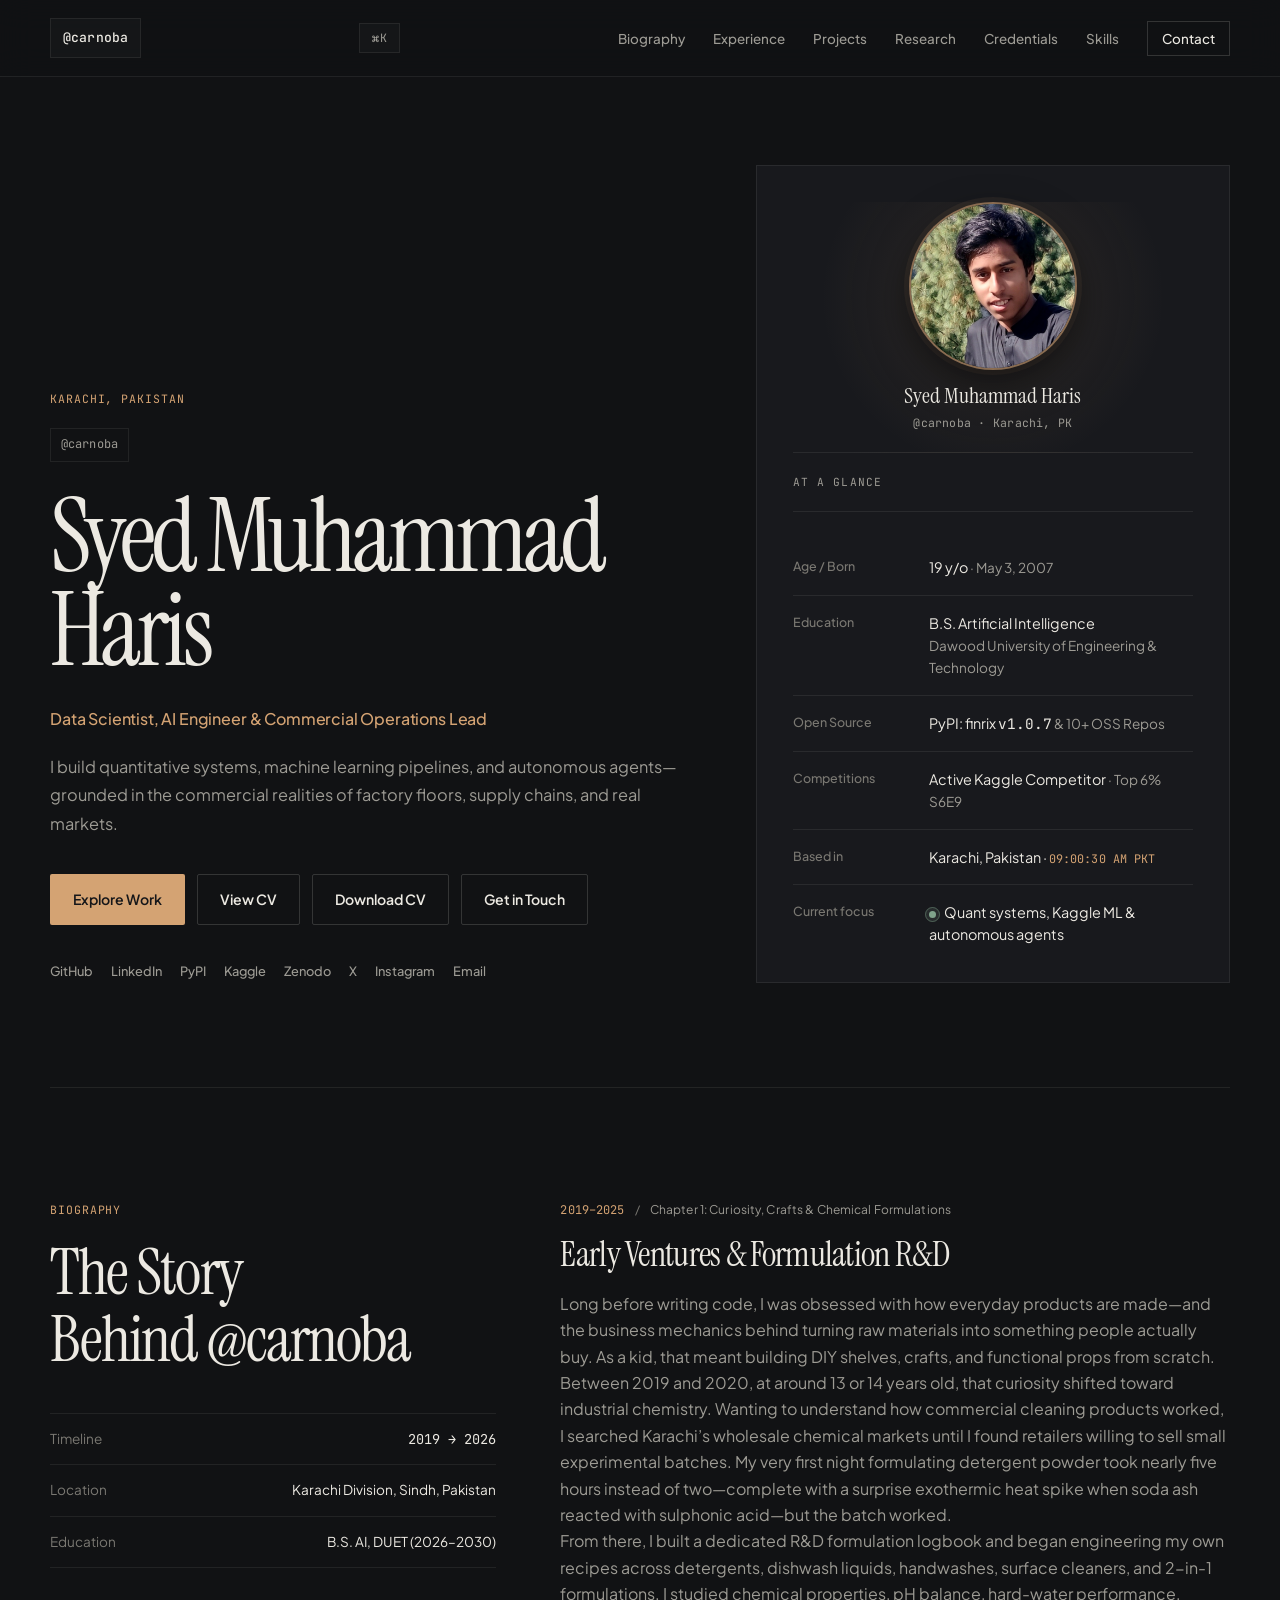
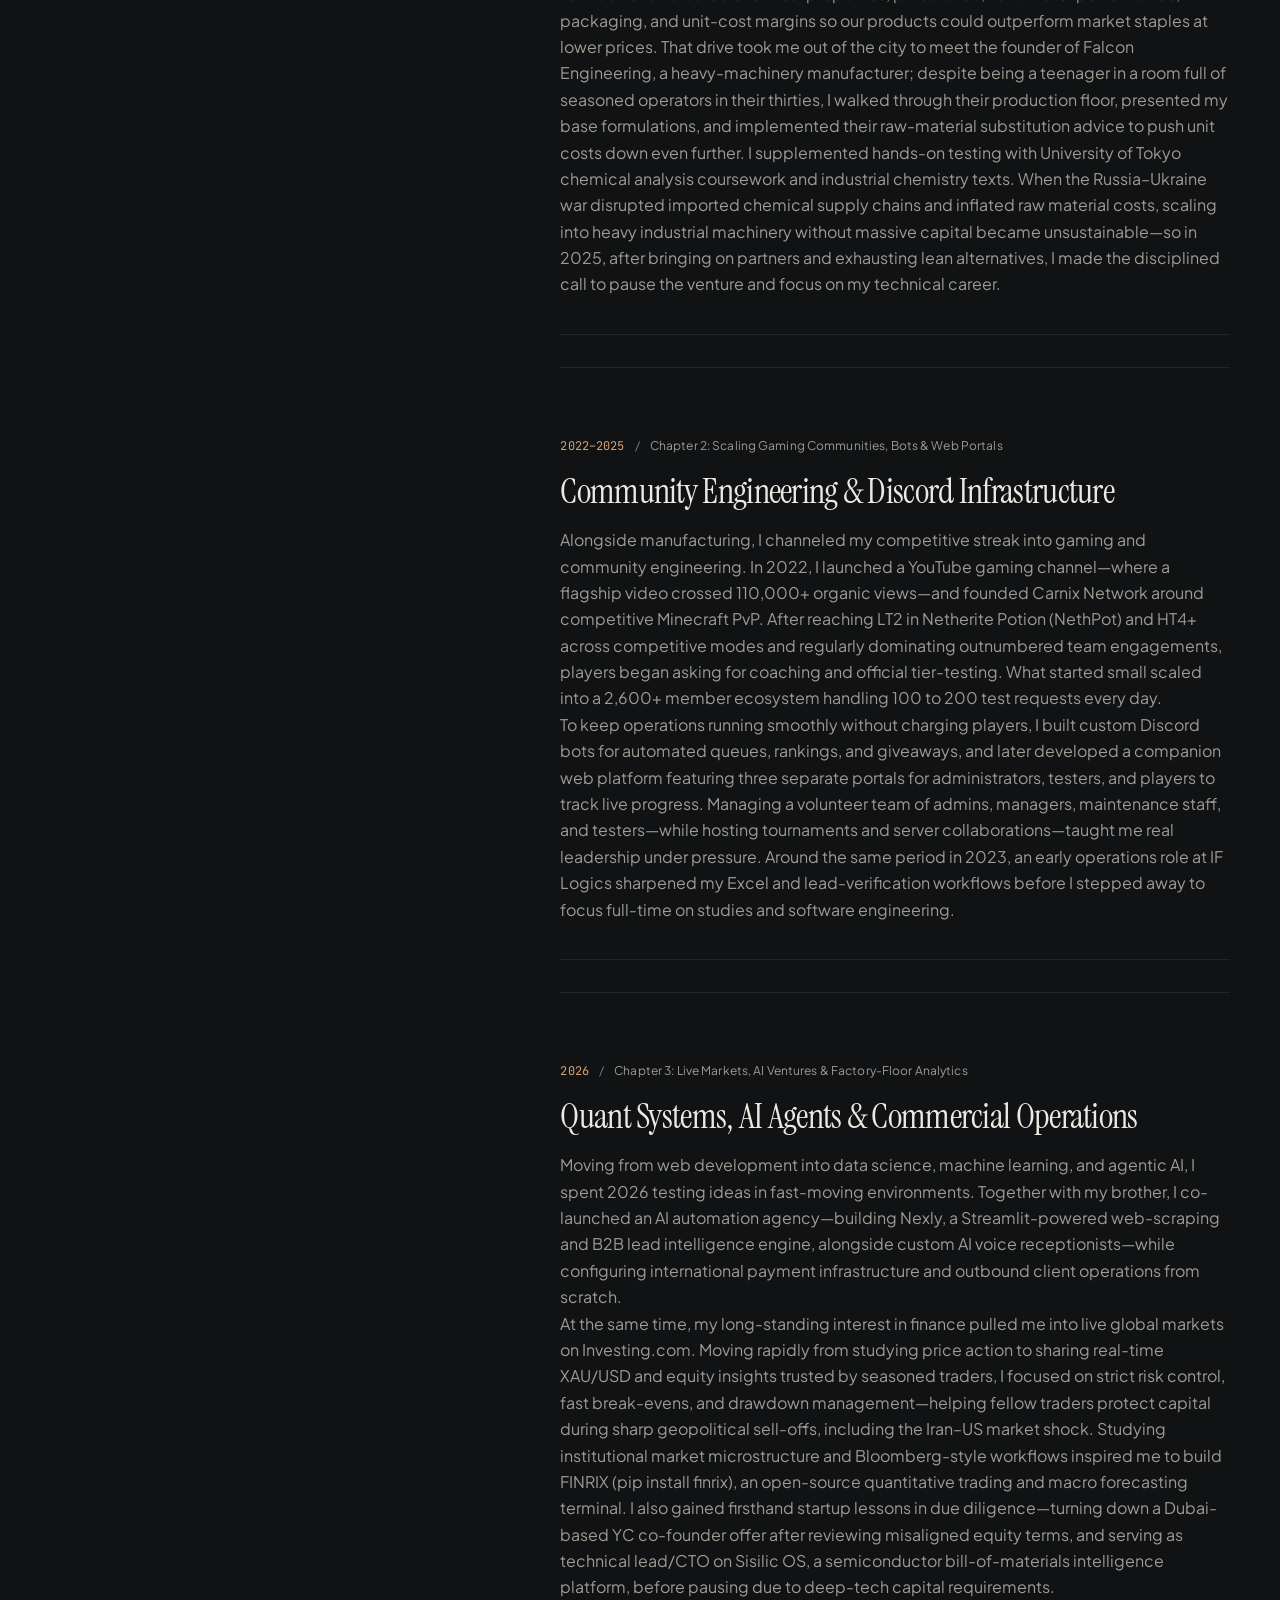
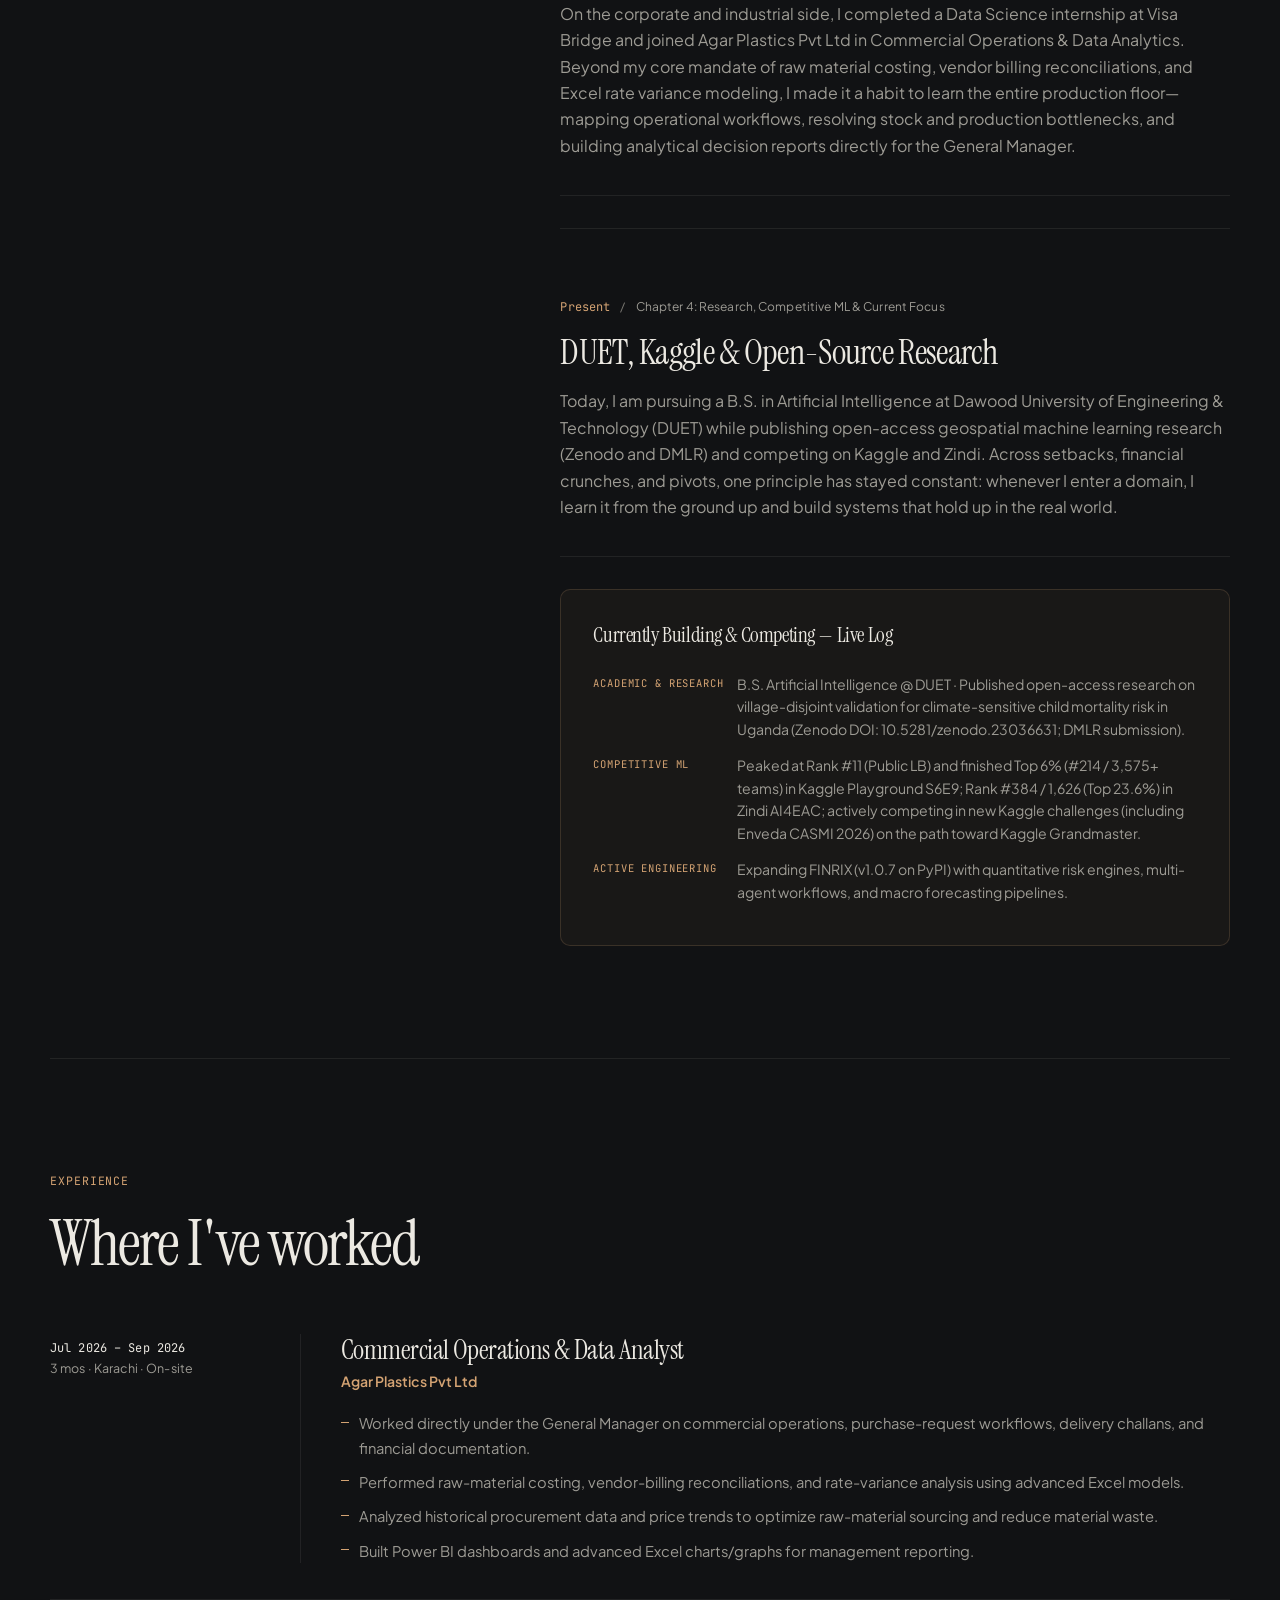
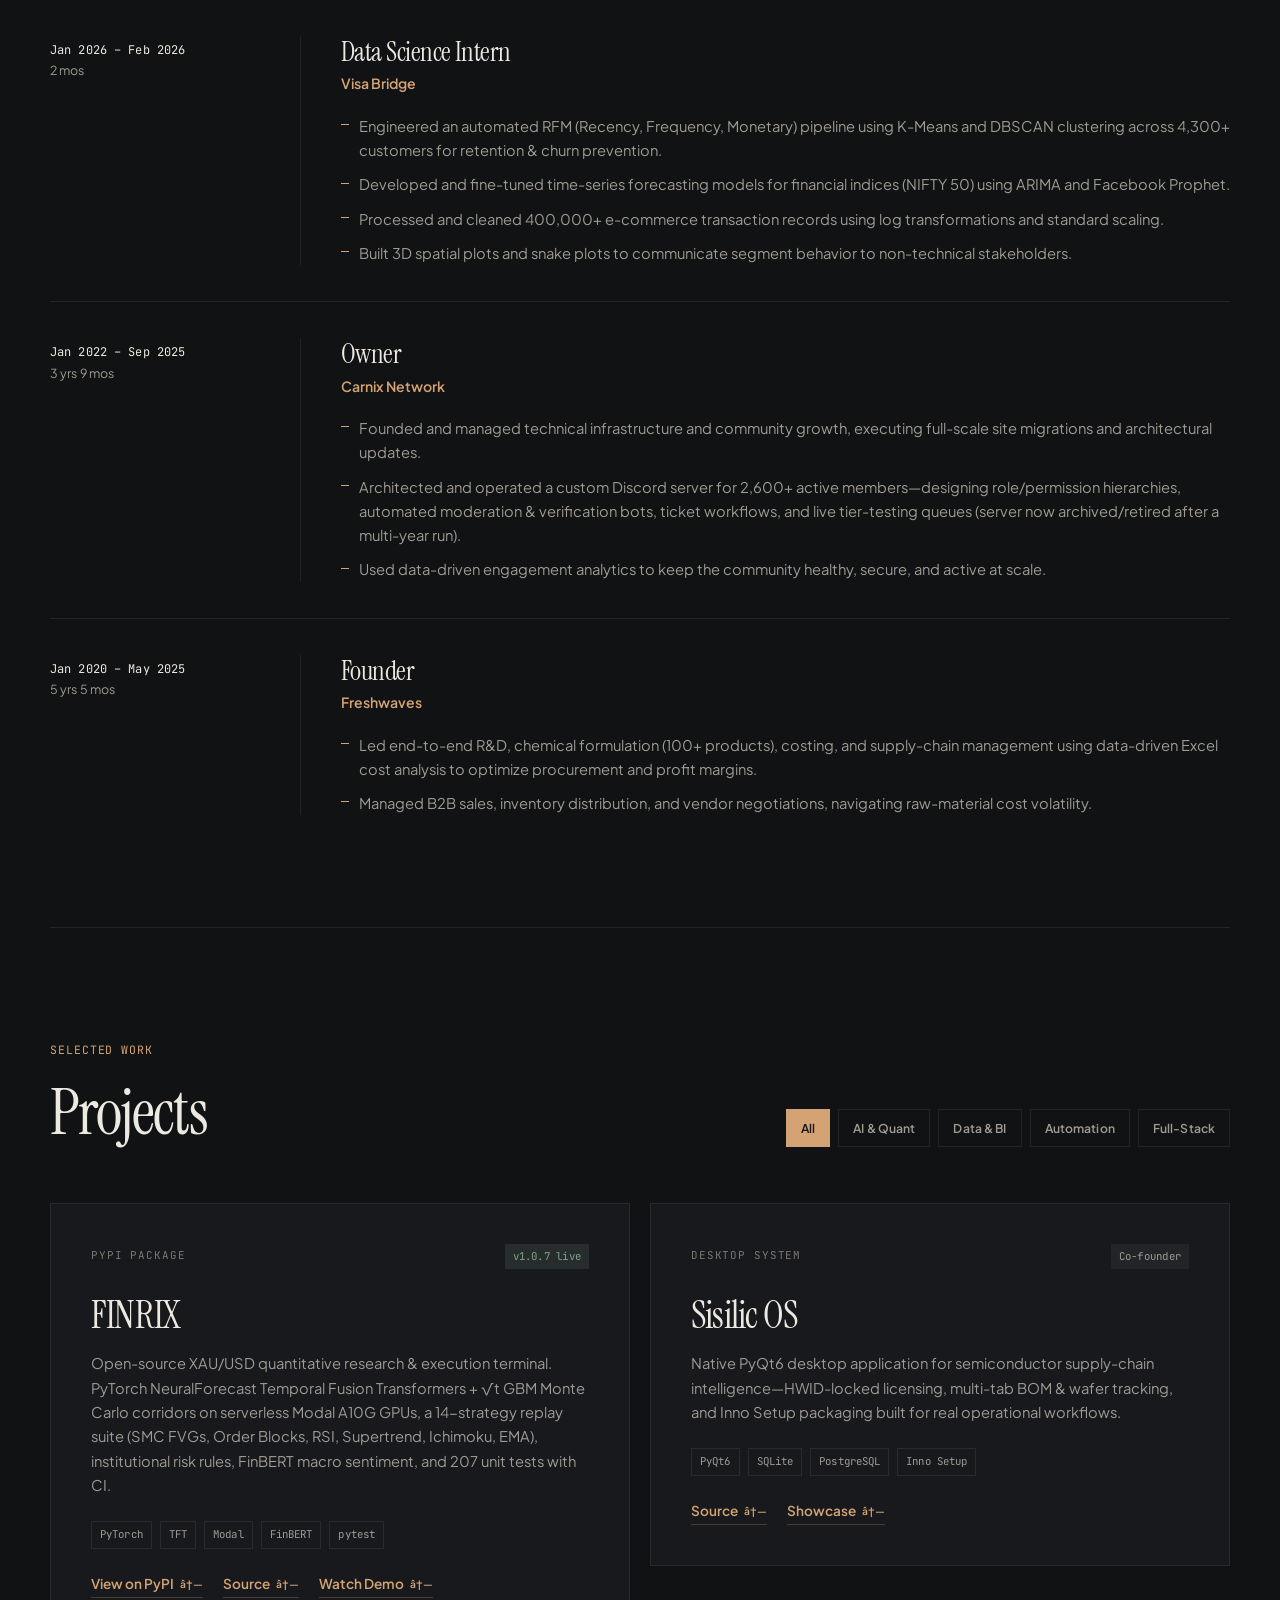
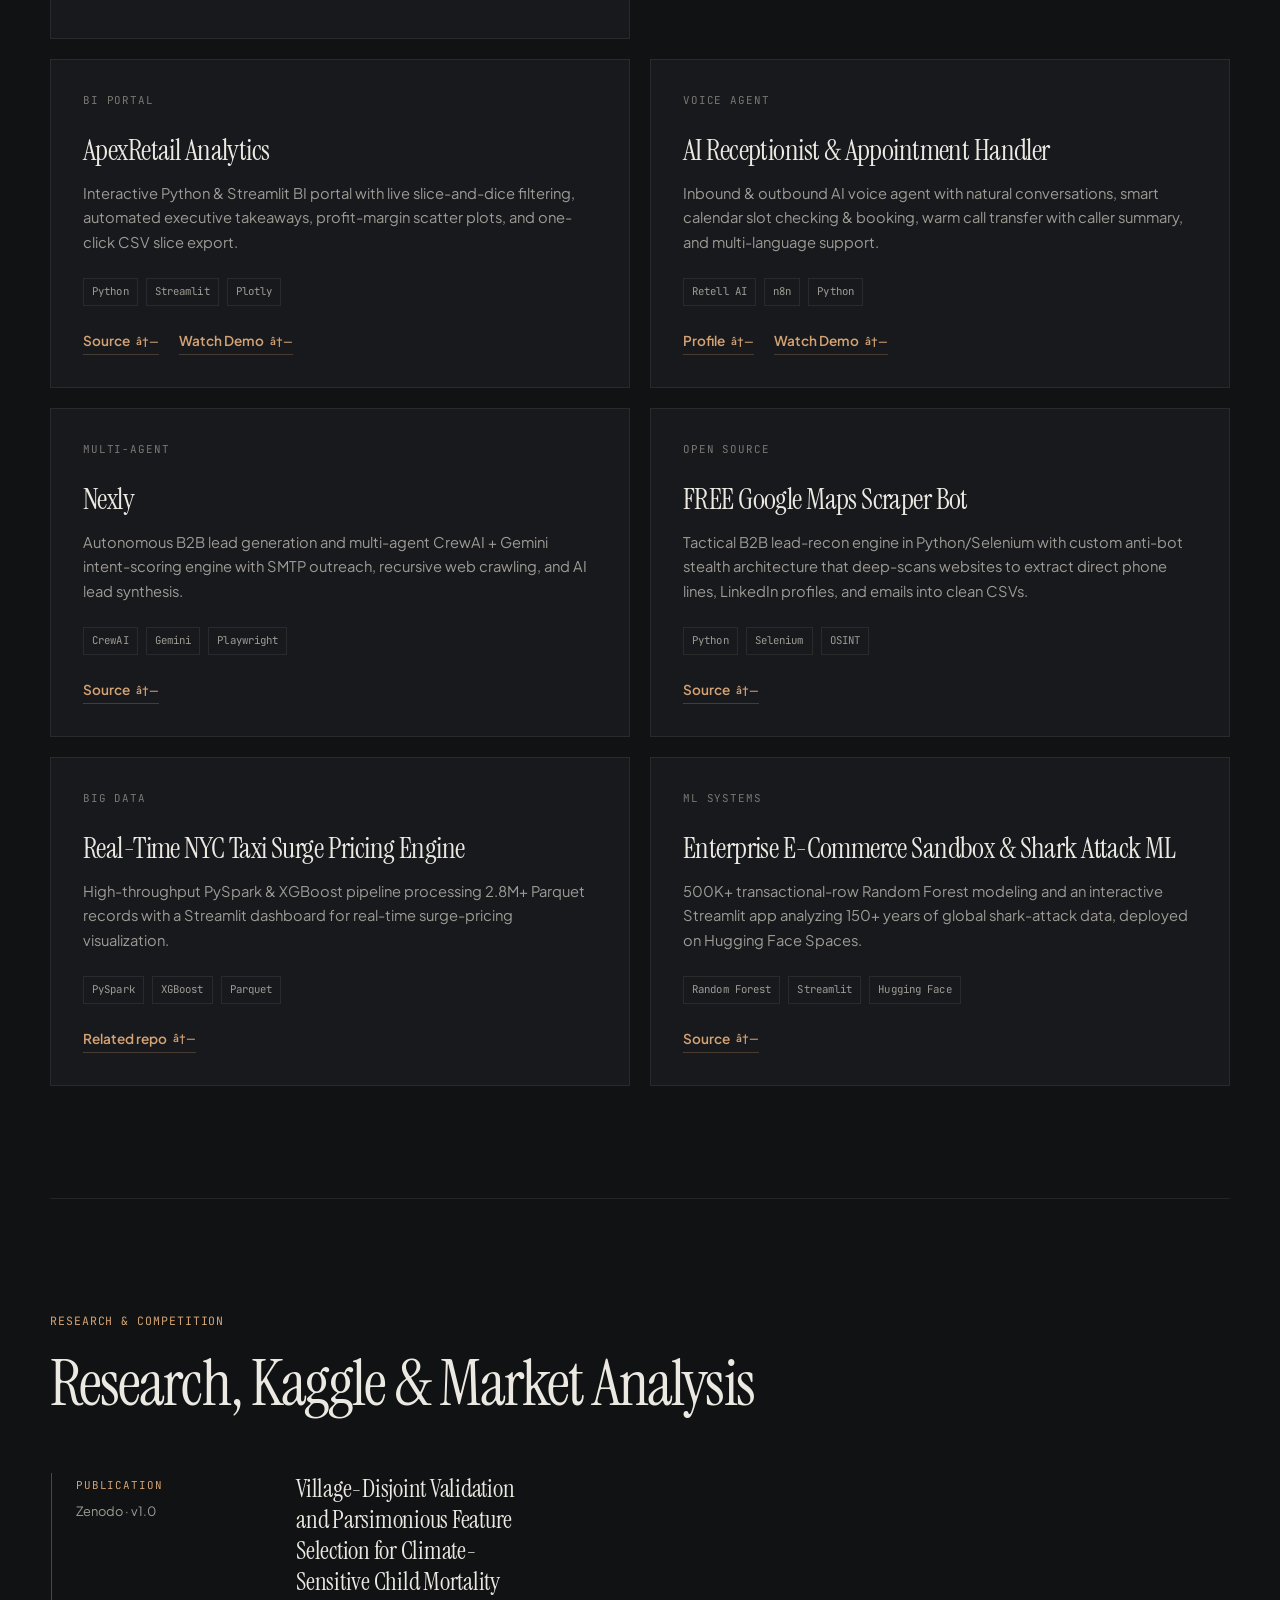
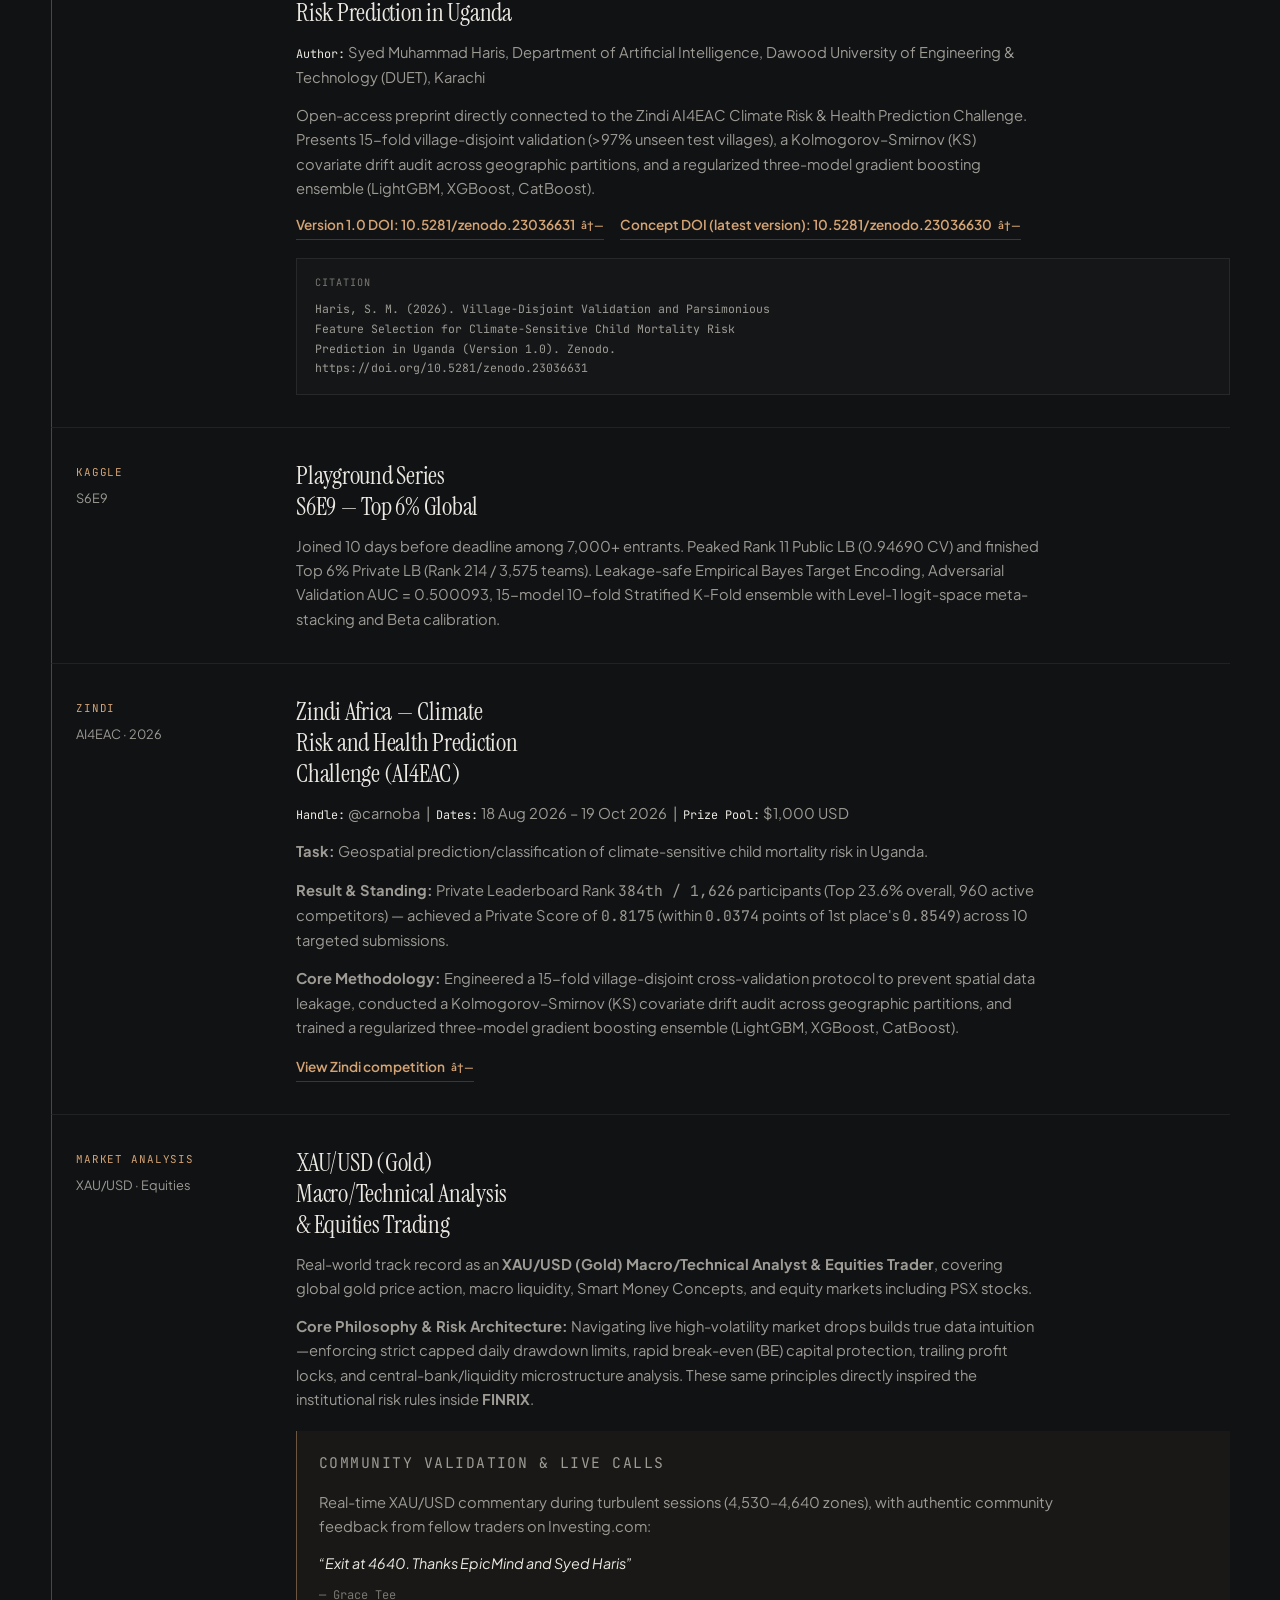
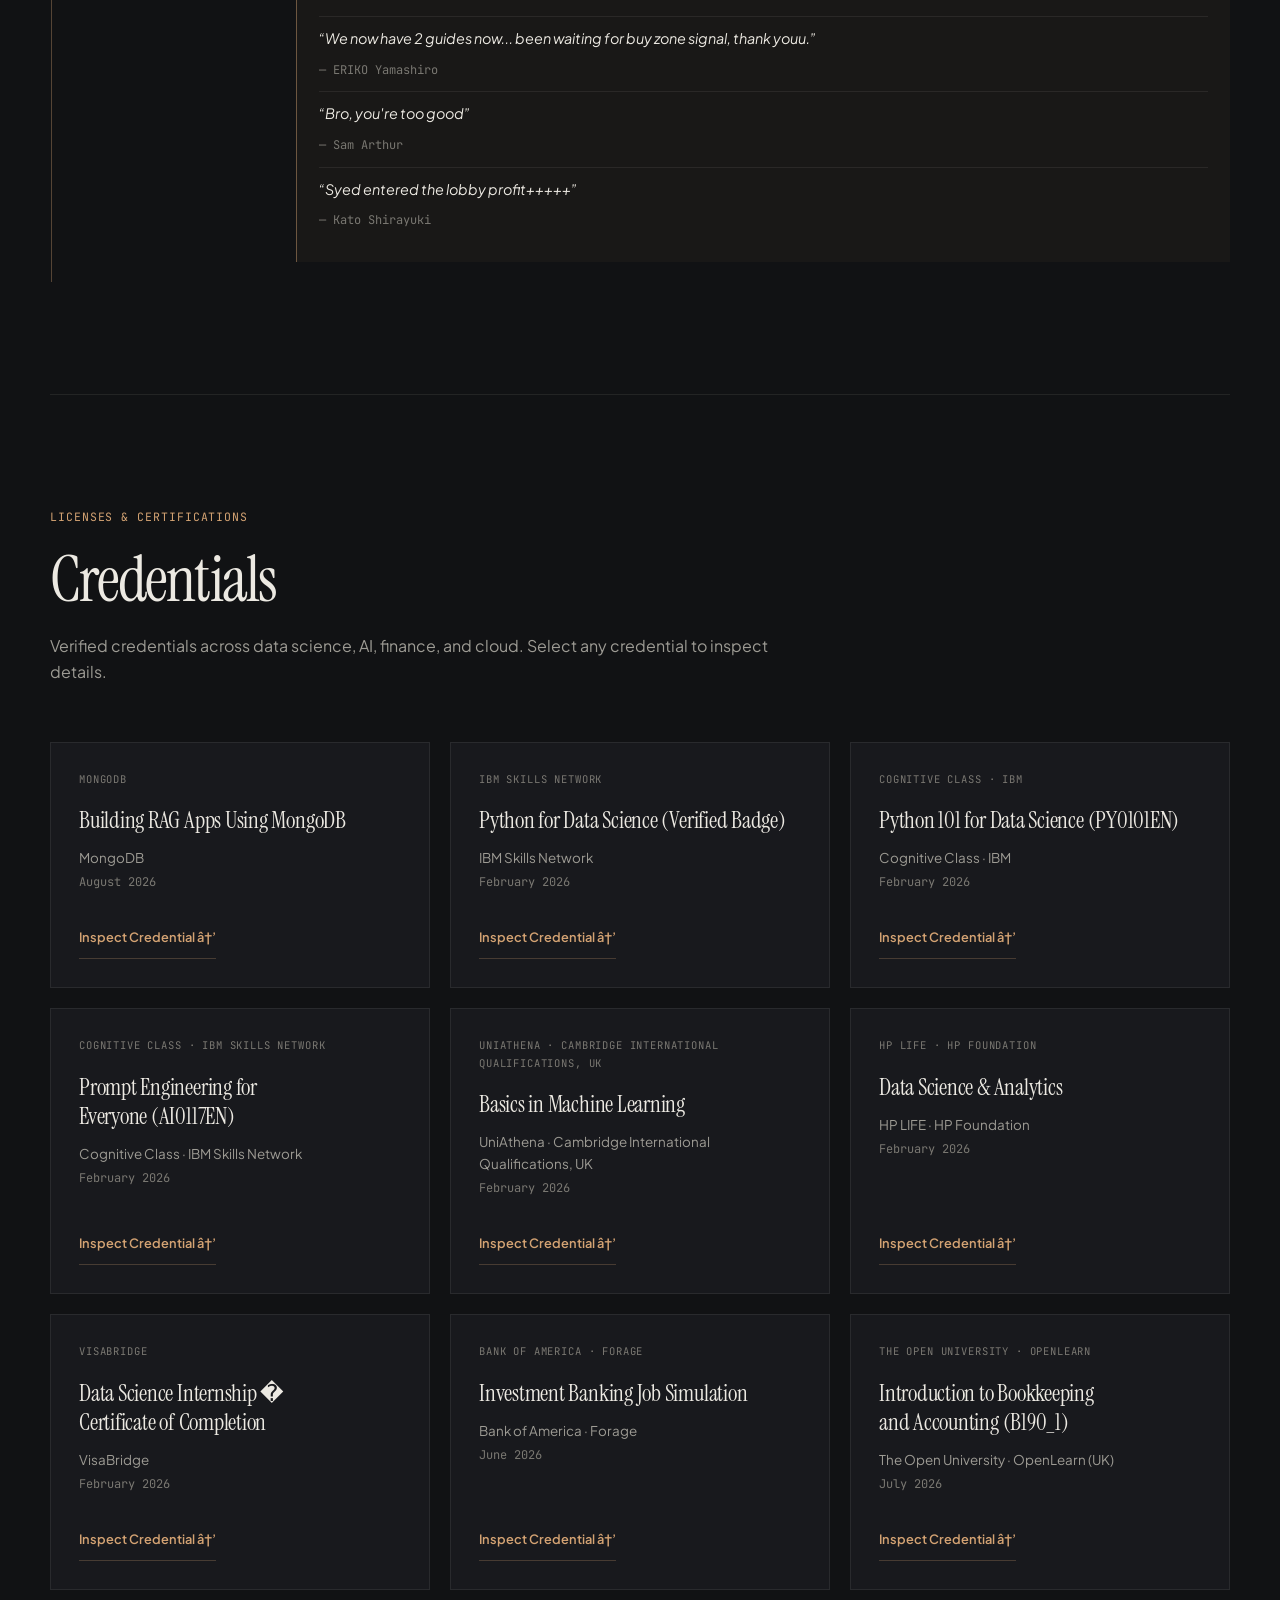
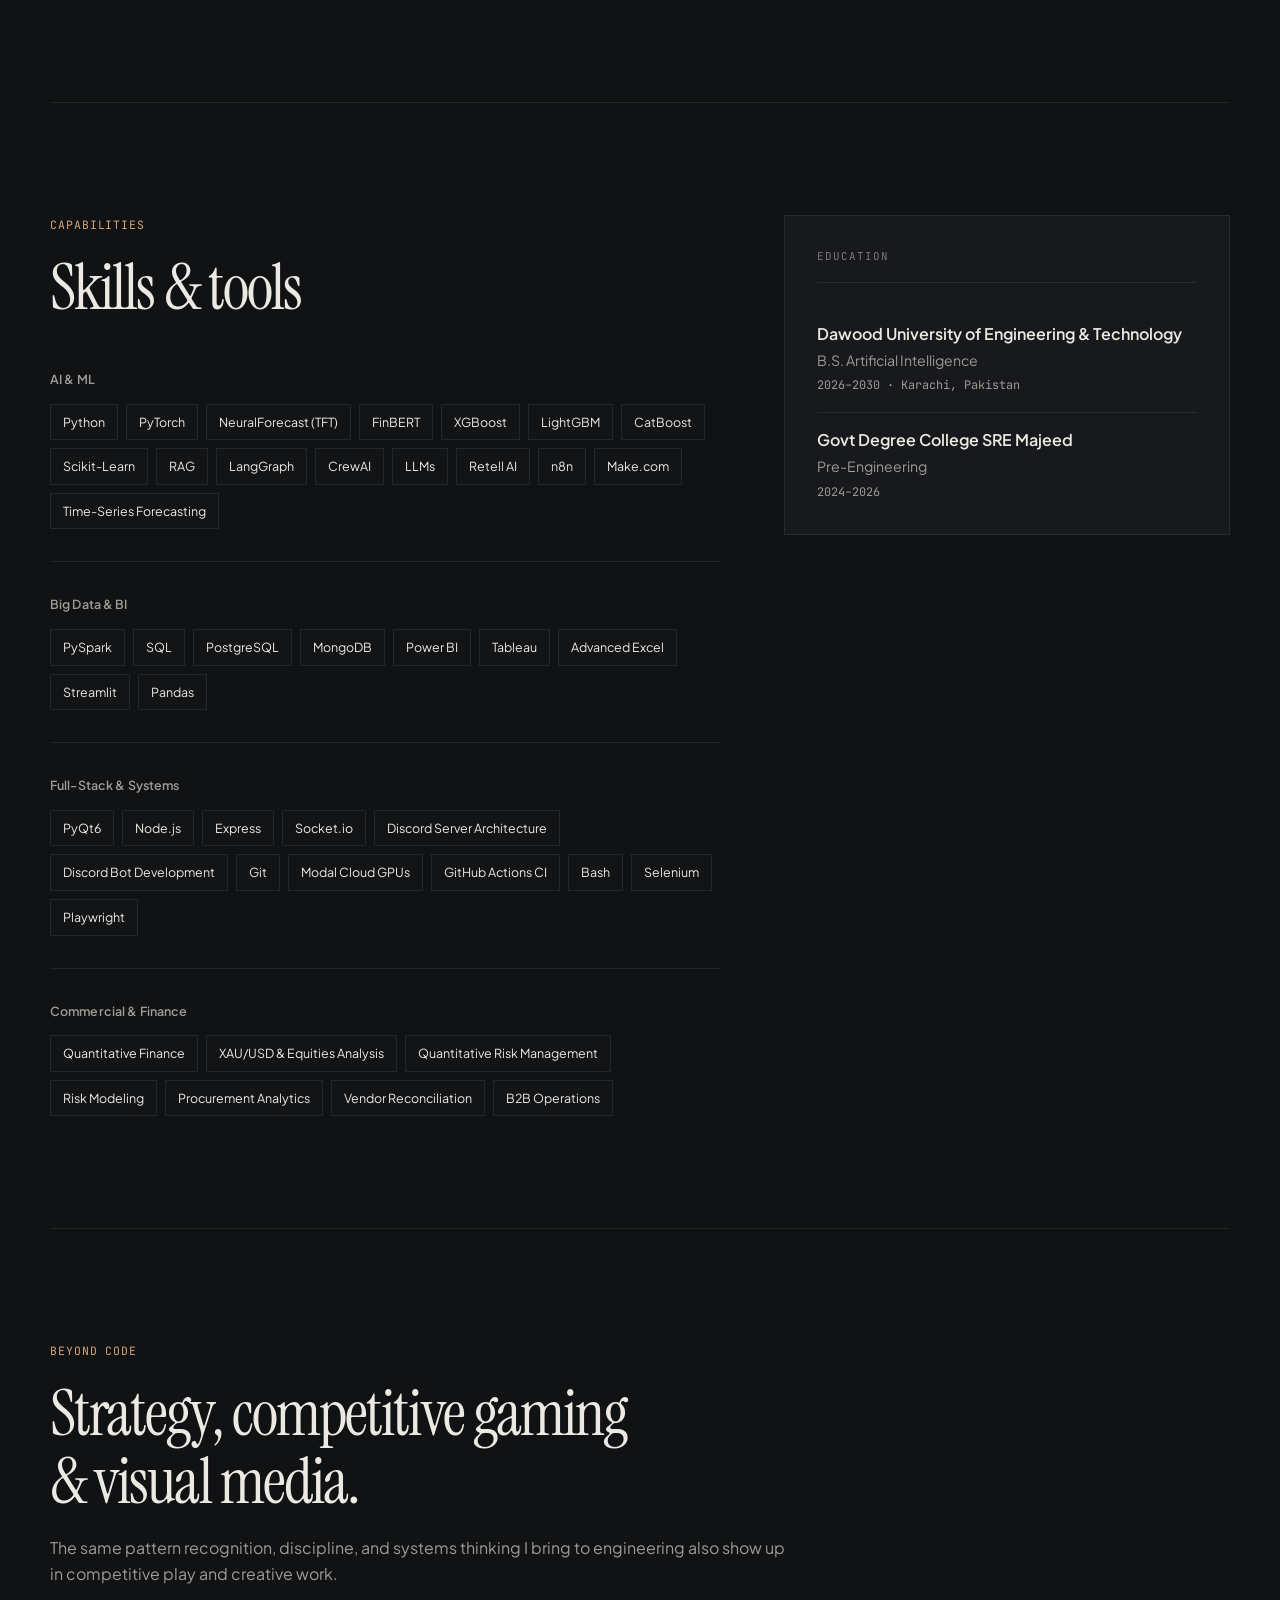
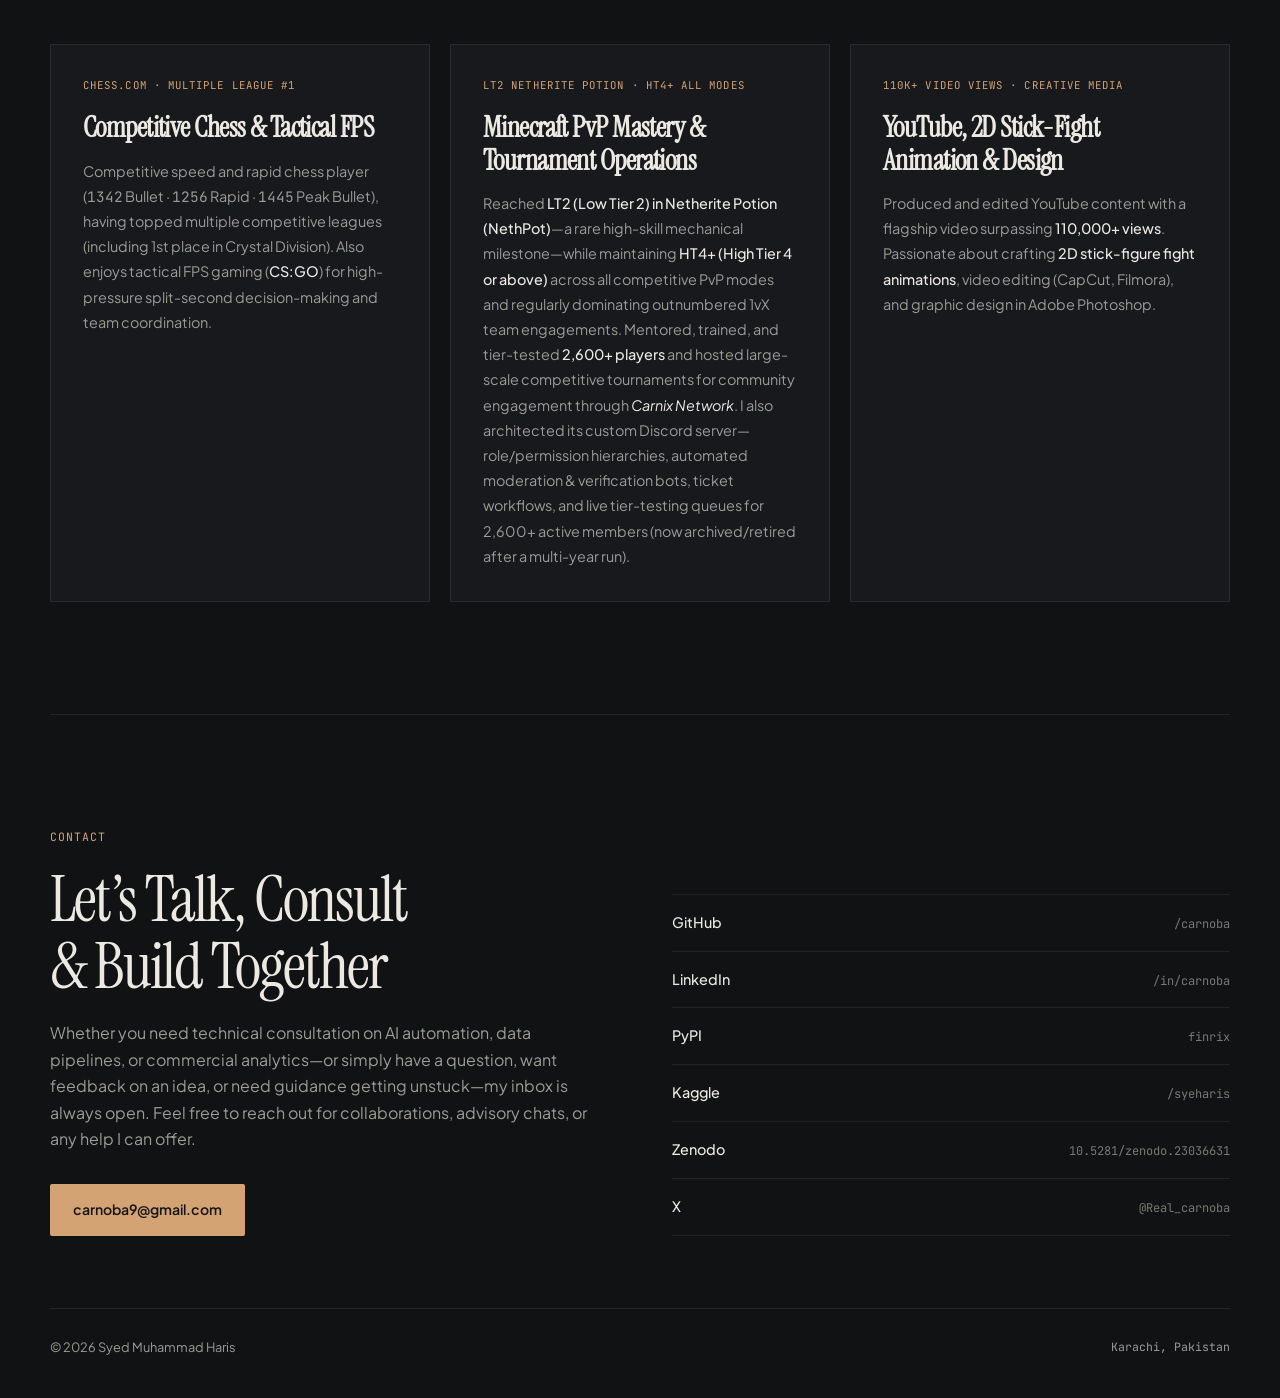
<file: index.html>
<!DOCTYPE html>
<html lang="en">
<head>
  <meta charset="UTF-8">
  <meta name="viewport" content="width=device-width, initial-scale=1.0">
  <title>Syed Muhammad Haris (carnoba) — AI Engineer, Data Scientist &amp; Quant Developer</title>
  <meta name="description" content="Syed Muhammad Haris (@carnoba) — AI Engineer, Data Scientist, and Quant Developer based in Karachi, Pakistan. Building quantitative systems, ML pipelines, and autonomous agents.">
  <meta name="robots" content="index, follow">
  <meta name="author" content="Syed Muhammad Haris (carnoba)">
  <meta property="og:site_name" content="Syed Muhammad Haris — carnoba">
  <meta property="og:title" content="Syed Muhammad Haris (carnoba) — AI Engineer, Data Scientist &amp; Quant Developer">
  <meta property="og:description" content="AI Engineer, Data Scientist &amp; Quant Developer based in Karachi, Pakistan. Building quantitative systems, ML pipelines, and autonomous agents.">
  <meta property="og:type" content="profile">
  <meta property="og:url" content="https://carnoba.github.io/">
  <meta property="og:profile:first_name" content="Syed Muhammad">
  <meta property="og:profile:last_name" content="Haris">
  <meta property="og:profile:username" content="carnoba">
  <meta name="twitter:card" content="summary_large_image">
  <meta name="twitter:creator" content="@carnoba">
  <meta name="twitter:title" content="Syed Muhammad Haris (carnoba)">
  <meta name="twitter:description" content="Data Scientist, AI Engineer & Commercial Operations Lead based in Karachi, Pakistan.">
  <link rel="preconnect" href="https://fonts.googleapis.com">
  <link rel="preconnect" href="https://fonts.gstatic.com" crossorigin>
  <link href="https://fonts.googleapis.com/css2?family=Instrument+Serif:ital@0;1&family=Plus+Jakarta+Sans:wght@400;500;600;700&family=JetBrains+Mono:wght@400;500&display=swap" rel="stylesheet">
  <link rel="stylesheet" href="css/style.css?v=9">
  <link rel="icon" href="/favicon.ico" sizes="48x48 96x96">
  <link rel="icon" type="image/png" sizes="48x48" href="https://carnoba.github.io/assets/favicon-48.png">
  <link rel="icon" type="image/png" sizes="96x96" href="https://carnoba.github.io/assets/favicon-96.png">
  <link rel="icon" type="image/png" sizes="192x192" href="https://carnoba.github.io/assets/favicon-192.png">
  <link rel="apple-touch-icon" sizes="180x180" href="https://carnoba.github.io/assets/apple-touch-icon.png">
  <link rel="alternate" type="text/plain" href="/llms.txt" title="LLMs.txt">
</head>
<body>
  <a class="skip-link" href="#main">Skip to content</a>

  <header class="site-header" id="site-header">
    <nav class="nav shell" aria-label="Primary">
      <a class="brand" href="#home" aria-label="Home">
        <span class="brand-mark">@carnoba</span>
      </a>
      <div class="nav-actions">
        <button class="cmdk-trigger" type="button" id="cmdk-trigger" aria-label="Open command palette (Ctrl+K)">
          <span class="cmdk-trigger-icon" aria-hidden="true">⌘K</span>
        </button>
        <button class="nav-toggle" type="button" aria-expanded="false" aria-controls="nav-menu" aria-label="Open menu">
          <span></span><span></span>
        </button>
      </div>
      <ul class="nav-menu" id="nav-menu">
        <li><a href="#biography" class="nav-link">Biography</a></li>
        <li><a href="#experience" class="nav-link">Experience</a></li>
        <li><a href="#projects" class="nav-link">Projects</a></li>
        <li><a href="#research" class="nav-link">Research</a></li>
        <li><a href="#certifications" class="nav-link">Credentials</a></li>
        <li><a href="#skills" class="nav-link">Skills</a></li>
        <li><a href="#contact" class="nav-link nav-link--cta">Contact</a></li>
      </ul>
    </nav>
    <div class="scroll-progress" aria-hidden="true"><span class="scroll-progress-bar" id="scroll-progress-bar"></span></div>
  </header>

  <main id="main">

    <!-- HERO -->
    <section class="hero shell" id="home" aria-labelledby="hero-title">
      <div class="hero-layout">
        <div class="hero-copy">
          <p class="eyebrow">Karachi, Pakistan</p>
          <div class="hero-badge">@carnoba</div>
          <h1 id="hero-title" class="hero-title">Syed Muhammad<br>Haris</h1>
          <p class="hero-subtitle">Data Scientist, AI Engineer &amp; Commercial Operations Lead</p>
          <p class="hero-lead">I build quantitative systems, machine learning pipelines, and autonomous agents—grounded in the commercial realities of factory floors, supply chains, and real markets.</p>
          <div class="hero-actions">
            <a href="#projects" class="btn btn--primary">Explore Work</a>
            <a href="assets/Syed_Muhammad_Haris_CV.pdf" target="_blank" rel="noopener noreferrer" class="btn btn--ghost">View CV</a>
            <a href="assets/Syed_Muhammad_Haris_CV.pdf" download="Syed_Muhammad_Haris_CV.pdf" class="btn btn--ghost">Download CV</a>
            <a href="#contact" class="btn btn--ghost">Get in Touch</a>
          </div>
          <div class="hero-socials" aria-label="Social links">
            <a href="https://github.com/carnoba" target="_blank" rel="noopener noreferrer" class="social-link">GitHub</a>
            <a href="https://www.linkedin.com/in/carnoba" target="_blank" rel="noopener noreferrer" class="social-link">LinkedIn</a>
            <a href="https://pypi.org/project/finrix/" target="_blank" rel="noopener noreferrer" class="social-link">PyPI</a>
            <a href="https://www.kaggle.com/syeharis" target="_blank" rel="noopener noreferrer" class="social-link">Kaggle</a>
            <a href="https://doi.org/10.5281/zenodo.23036631" target="_blank" rel="noopener noreferrer" class="social-link">Zenodo</a>
            <a href="https://x.com/Real_carnoba" target="_blank" rel="noopener noreferrer" class="social-link">X</a>
            <a href="https://www.instagram.com/im_syedharis" target="_blank" rel="noopener noreferrer" class="social-link">Instagram</a>
            <a href="mailto:carnoba9@gmail.com" class="social-link">Email</a>
          </div>
        </div>

        <aside class="hero-aside" aria-label="At a glance">
          <div class="glance-card">
            <div class="glance-avatar-wrap">
              <div class="glance-avatar">
                <img src="assets/avatar-headshot.jpg?v=1" alt="Syed Muhammad Haris (@carnoba)">
              </div>
              <div class="glance-avatar-meta">
                <span class="glance-name">Syed Muhammad Haris</span>
                <span class="glance-handle">@carnoba · Karachi, PK</span>
              </div>
            </div>
            <p class="glance-label">At a glance</p>
            <div class="glance-list">
              <div class="glance-item">
                <span class="glance-key">Age / Born</span>
                <span class="glance-value"><span class="count-up" data-target="19" data-suffix=" y/o">19 y/o</span> <span class="glance-muted">· May 3, 2007</span></span>
              </div>
              <div class="glance-item">
                <span class="glance-key">Education</span>
                <span class="glance-value">B.S. Artificial Intelligence<br><span class="glance-muted">Dawood University of Engineering &amp; Technology</span></span>
              </div>
              <div class="glance-item">
                <span class="glance-key">Open Source</span>
                <span class="glance-value">PyPI: finrix <span class="mono" id="pypi-version">v1.0.7</span> <span class="glance-muted">&amp; <span id="github-repo-count">10+</span> OSS Repos</span></span>
              </div>
              <div class="glance-item">
                <span class="glance-key">Competitions</span>
                <span class="glance-value">Active Kaggle Competitor <span class="glance-muted">· Top 6% S6E9</span></span>
              </div>
              <div class="glance-item">
                <span class="glance-key">Based in</span>
                <span class="glance-value">Karachi, Pakistan · <span id="pkt-clock" class="pkt-live-time">Loading PKT...</span></span>
              </div>
              <div class="glance-item">
                <span class="glance-key">Current focus</span>
                <span class="glance-value"><span class="status-dot" aria-hidden="true"></span>Quant systems, Kaggle ML &amp; autonomous agents</span>
              </div>
            </div>
          </div>
        </aside>
      </div>
    </section>

    <!-- BIOGRAPHY -->
    <section class="section shell" id="biography" aria-labelledby="bio-title">
      <div class="bio-layout">
        <div class="bio-rail">
          <p class="eyebrow">Biography</p>
          <h2 id="bio-title" class="section-title">The Story<br>Behind @carnoba</h2>
          <div class="bio-facts">
            <div class="bio-fact">
              <span class="bio-fact-label">Timeline</span>
              <span class="bio-fact-value mono">2019 → 2026</span>
            </div>
            <div class="bio-fact">
              <span class="bio-fact-label">Location</span>
              <span class="bio-fact-value">Karachi Division, Sindh, Pakistan</span>
            </div>
            <div class="bio-fact">
              <span class="bio-fact-label">Education</span>
              <span class="bio-fact-value">B.S. AI, DUET (2026–2030)</span>
            </div>
          </div>
        </div>

        <div class="bio-narrative">
          <!-- BIOGRAPHY_EXPANSION_SLOT -->
          <article class="bio-chapter">
            <p class="chapter-meta"><span class="mono">2019–2025</span> <span class="chapter-sep">/</span> Chapter 1: Curiosity, Crafts &amp; Chemical Formulations</p>
            <h3>Early Ventures &amp; Formulation R&amp;D</h3>
            <p>Long before writing code, I was obsessed with how everyday products are made—and the business mechanics behind turning raw materials into something people actually buy. As a kid, that meant building DIY shelves, crafts, and functional props from scratch. Between 2019 and 2020, at around 13 or 14 years old, that curiosity shifted toward industrial chemistry. Wanting to understand how commercial cleaning products worked, I searched Karachi’s wholesale chemical markets until I found retailers willing to sell small experimental batches. My very first night formulating detergent powder took nearly five hours instead of two—complete with a surprise exothermic heat spike when soda ash reacted with sulphonic acid—but the batch worked.</p>
            <p>From there, I built a dedicated R&amp;D formulation logbook and began engineering my own recipes across detergents, dishwash liquids, handwashes, surface cleaners, and 2-in-1 formulations. I studied chemical properties, pH balance, hard-water performance, packaging, and unit-cost margins so our products could outperform market staples at lower prices. That drive took me out of the city to meet the founder of Falcon Engineering, a heavy-machinery manufacturer; despite being a teenager in a room full of seasoned operators in their thirties, I walked through their production floor, presented my base formulations, and implemented their raw-material substitution advice to push unit costs down even further. I supplemented hands-on testing with University of Tokyo chemical analysis coursework and industrial chemistry texts. When the Russia–Ukraine war disrupted imported chemical supply chains and inflated raw material costs, scaling into heavy industrial machinery without massive capital became unsustainable—so in 2025, after bringing on partners and exhausting lean alternatives, I made the disciplined call to pause the venture and focus on my technical career.</p>
          </article>

          <hr class="bio-divider">

          <article class="bio-chapter">
            <p class="chapter-meta"><span class="mono">2022–2025</span> <span class="chapter-sep">/</span> Chapter 2: Scaling Gaming Communities, Bots &amp; Web Portals</p>
            <h3>Community Engineering &amp; Discord Infrastructure</h3>
            <p>Alongside manufacturing, I channeled my competitive streak into gaming and community engineering. In 2022, I launched a YouTube gaming channel—where a flagship video crossed 110,000+ organic views—and founded Carnix Network around competitive Minecraft PvP. After reaching LT2 in Netherite Potion (NethPot) and HT4+ across competitive modes and regularly dominating outnumbered team engagements, players began asking for coaching and official tier-testing. What started small scaled into a 2,600+ member ecosystem handling 100 to 200 test requests every day.</p>
            <p>To keep operations running smoothly without charging players, I built custom Discord bots for automated queues, rankings, and giveaways, and later developed a companion web platform featuring three separate portals for administrators, testers, and players to track live progress. Managing a volunteer team of admins, managers, maintenance staff, and testers—while hosting tournaments and server collaborations—taught me real leadership under pressure. Around the same period in 2023, an early operations role at IF Logics sharpened my Excel and lead-verification workflows before I stepped away to focus full-time on studies and software engineering.</p>
          </article>

          <hr class="bio-divider">

          <article class="bio-chapter">
            <p class="chapter-meta"><span class="mono">2026</span> <span class="chapter-sep">/</span> Chapter 3: Live Markets, AI Ventures &amp; Factory-Floor Analytics</p>
            <h3>Quant Systems, AI Agents &amp; Commercial Operations</h3>
            <p>Moving from web development into data science, machine learning, and agentic AI, I spent 2026 testing ideas in fast-moving environments. Together with my brother, I co-launched an AI automation agency—building Nexly, a Streamlit-powered web-scraping and B2B lead intelligence engine, alongside custom AI voice receptionists—while configuring international payment infrastructure and outbound client operations from scratch.</p>
            <p>At the same time, my long-standing interest in finance pulled me into live global markets on Investing.com. Moving rapidly from studying price action to sharing real-time XAU/USD and equity insights trusted by seasoned traders, I focused on strict risk control, fast break-evens, and drawdown management—helping fellow traders protect capital during sharp geopolitical sell-offs, including the Iran–US market shock. Studying institutional market microstructure and Bloomberg-style workflows inspired me to build FINRIX (pip install finrix), an open-source quantitative trading and macro forecasting terminal. I also gained firsthand startup lessons in due diligence—turning down a Dubai-based YC co-founder offer after reviewing misaligned equity terms, and serving as technical lead/CTO on Sisilic OS, a semiconductor bill-of-materials intelligence platform, before pausing due to deep-tech capital requirements.</p>
            <p>On the corporate and industrial side, I completed a Data Science internship at Visa Bridge and joined Agar Plastics Pvt Ltd in Commercial Operations &amp; Data Analytics. Beyond my core mandate of raw material costing, vendor billing reconciliations, and Excel rate variance modeling, I made it a habit to learn the entire production floor—mapping operational workflows, resolving stock and production bottlenecks, and building analytical decision reports directly for the General Manager.</p>
          </article>
          <hr class="bio-divider">

          <article class="bio-chapter">
            <p class="chapter-meta"><span class="mono">Present</span> <span class="chapter-sep">/</span> Chapter 4: Research, Competitive ML &amp; Current Focus</p>
            <h3>DUET, Kaggle &amp; Open-Source Research</h3>
            <p>Today, I am pursuing a B.S. in Artificial Intelligence at Dawood University of Engineering &amp; Technology (DUET) while publishing open-access geospatial machine learning research (Zenodo and DMLR) and competing on Kaggle and Zindi. Across setbacks, financial crunches, and pivots, one principle has stayed constant: whenever I enter a domain, I learn it from the ground up and build systems that hold up in the real world.</p>
          </article>

          <!-- CURRENT_MILESTONES_LOG_START -->
          <div class="bio-callout">
            <h3>Currently Building &amp; Competing — Live Log</h3>
            <div class="live-log-item">
              <span class="live-log-label">Academic &amp; Research</span>
              <span class="live-log-text">B.S. Artificial Intelligence @ DUET · Published open-access research on village-disjoint validation for climate-sensitive child mortality risk in Uganda (Zenodo DOI: 10.5281/zenodo.23036631; DMLR submission).</span>
            </div>
            <div class="live-log-item">
              <span class="live-log-label">Competitive ML</span>
              <span class="live-log-text">Peaked at Rank #11 (Public LB) and finished Top 6% (#214 / 3,575+ teams) in Kaggle Playground S6E9; Rank #384 / 1,626 (Top 23.6%) in Zindi AI4EAC; actively competing in new Kaggle challenges (including Enveda CASMI 2026) on the path toward Kaggle Grandmaster.</span>
            </div>
            <div class="live-log-item">
              <span class="live-log-label">Active Engineering</span>
              <span class="live-log-text">Expanding FINRIX (v1.0.7 on PyPI) with quantitative risk engines, multi-agent workflows, and macro forecasting pipelines.</span>
            </div>
          </div>
          <!-- CURRENT_MILESTONES_LOG_END -->
        </div>
      </div>
    </section>
    <section class="section shell" id="experience" aria-labelledby="exp-title">
      <div class="section-head">
        <p class="eyebrow">Experience</p>
        <h2 id="exp-title" class="section-title">Where I've worked</h2>
      </div>

      <div class="experience-list">
        <article class="exp-item">
          <div class="exp-date mono">Jul 2026 – Sep 2026<br><span class="exp-duration">3 mos · Karachi · On-site</span></div>
          <div class="exp-body">
            <h3>Commercial Operations &amp; Data Analyst</h3>
            <p class="exp-org">Agar Plastics Pvt Ltd</p>
            <ul class="exp-points">
              <li>Worked directly under the General Manager on commercial operations, purchase-request workflows, delivery challans, and financial documentation.</li>
              <li>Performed raw-material costing, vendor-billing reconciliations, and rate-variance analysis using advanced Excel models.</li>
              <li>Analyzed historical procurement data and price trends to optimize raw-material sourcing and reduce material waste.</li>
              <li>Built Power BI dashboards and advanced Excel charts/graphs for management reporting.</li>
            </ul>
          </div>
        </article>

        <article class="exp-item">
          <div class="exp-date mono">Jan 2026 – Feb 2026<br><span class="exp-duration">2 mos</span></div>
          <div class="exp-body">
            <h3>Data Science Intern</h3>
            <p class="exp-org">Visa Bridge</p>
            <ul class="exp-points">
              <li>Engineered an automated RFM (Recency, Frequency, Monetary) pipeline using K-Means and DBSCAN clustering across 4,300+ customers for retention &amp; churn prevention.</li>
              <li>Developed and fine-tuned time-series forecasting models for financial indices (NIFTY 50) using ARIMA and Facebook Prophet.</li>
              <li>Processed and cleaned 400,000+ e-commerce transaction records using log transformations and standard scaling.</li>
              <li>Built 3D spatial plots and snake plots to communicate segment behavior to non-technical stakeholders.</li>
            </ul>
          </div>
        </article>

        <article class="exp-item">
          <div class="exp-date mono">Jan 2022 – Sep 2025<br><span class="exp-duration">3 yrs 9 mos</span></div>
          <div class="exp-body">
            <h3>Owner</h3>
            <p class="exp-org">Carnix Network</p>
            <ul class="exp-points">
              <li>Founded and managed technical infrastructure and community growth, executing full-scale site migrations and architectural updates.</li>
              <li>Architected and operated a custom Discord server for 2,600+ active members—designing role/permission hierarchies, automated moderation &amp; verification bots, ticket workflows, and live tier-testing queues (server now archived/retired after a multi-year run).</li>
              <li>Used data-driven engagement analytics to keep the community healthy, secure, and active at scale.</li>
            </ul>
          </div>
        </article>

        <article class="exp-item">
          <div class="exp-date mono">Jan 2020 – May 2025<br><span class="exp-duration">5 yrs 5 mos</span></div>
          <div class="exp-body">
            <h3>Founder</h3>
            <p class="exp-org">Freshwaves</p>
            <ul class="exp-points">
              <li>Led end-to-end R&amp;D, chemical formulation (100+ products), costing, and supply-chain management using data-driven Excel cost analysis to optimize procurement and profit margins.</li>
              <li>Managed B2B sales, inventory distribution, and vendor negotiations, navigating raw-material cost volatility.</li>
            </ul>
          </div>
        </article>
      </div>
    </section>

    <!-- PROJECTS -->
    <section class="section shell" id="projects" aria-labelledby="proj-title">
      <div class="section-head section-head--row">
        <div>
          <p class="eyebrow">Selected work</p>
          <h2 id="proj-title" class="section-title">Projects</h2>
        </div>
        <div class="filter-bar" role="group" aria-label="Filter projects">
          <button class="filter-btn active" data-filter="all" aria-pressed="true">All</button>
          <button class="filter-btn" data-filter="ai-quant" aria-pressed="false">AI &amp; Quant</button>
          <button class="filter-btn" data-filter="data-bi" aria-pressed="false">Data &amp; BI</button>
          <button class="filter-btn" data-filter="automation" aria-pressed="false">Automation</button>
          <button class="filter-btn" data-filter="fullstack" aria-pressed="false">Full-Stack</button>
        </div>
      </div>

      <div class="projects-bento">
        <article class="project-card project-card--featured" data-category="ai-quant">
          <div class="project-top">
            <span class="project-kicker mono">PyPI package</span>
            <span class="project-status">v1.0.7 live</span>
          </div>
          <h3 class="project-title">FINRIX</h3>
          <p class="project-desc">Open-source XAU/USD quantitative research &amp; execution terminal. PyTorch NeuralForecast Temporal Fusion Transformers + √t GBM Monte Carlo corridors on serverless Modal A10G GPUs, a 14-strategy replay suite (SMC FVGs, Order Blocks, RSI, Supertrend, Ichimoku, EMA), institutional risk rules, FinBERT macro sentiment, and <span class="count-up" data-target="207" data-suffix="">207</span> unit tests with CI.</p>
          <div class="project-meta">
            <span class="meta-pill">PyTorch</span><span class="meta-pill">TFT</span><span class="meta-pill">Modal</span><span class="meta-pill">FinBERT</span><span class="meta-pill">pytest</span>
          </div>
          <div class="project-actions">
            <a href="https://pypi.org/project/finrix/" target="_blank" rel="noopener noreferrer" class="text-link">View on PyPI</a>
            <a href="https://github.com/carnoba/FINRIX-Quant-Trading-Terminal" target="_blank" rel="noopener noreferrer" class="text-link">Source</a>
            <a href="https://www.linkedin.com/feed/update/urn:li:activity:7525440459633258496/" target="_blank" rel="noopener noreferrer" class="text-link">Watch Demo</a>
          </div>
        </article>

        <article class="project-card project-card--featured" data-category="ai-quant fullstack">
          <div class="project-top">
            <span class="project-kicker mono">Desktop system</span>
            <span class="project-status project-status--muted">Co-founder</span>
          </div>
          <h3 class="project-title">Sisilic OS</h3>
          <p class="project-desc">Native PyQt6 desktop application for semiconductor supply-chain intelligence—HWID-locked licensing, multi-tab BOM &amp; wafer tracking, and Inno Setup packaging built for real operational workflows.</p>
          <div class="project-meta">
            <span class="meta-pill">PyQt6</span><span class="meta-pill">SQLite</span><span class="meta-pill">PostgreSQL</span><span class="meta-pill">Inno Setup</span>
          </div>
          <div class="project-actions">
            <a href="https://github.com/carnoba/Sisilic-OS" target="_blank" rel="noopener noreferrer" class="text-link">Source</a>
            <a href="https://github.com/carnoba/Sisilic-OS-Showcase" target="_blank" rel="noopener noreferrer" class="text-link">Showcase</a>
          </div>
        </article>
      </div>

      <div class="projects-grid" id="projects-grid">
        <article class="project-card" data-category="data-bi">
          <div class="project-top"><span class="project-kicker mono">BI portal</span></div>
          <h3 class="project-title">ApexRetail Analytics</h3>
          <p class="project-desc">Interactive Python &amp; Streamlit BI portal with live slice-and-dice filtering, automated executive takeaways, profit-margin scatter plots, and one-click CSV slice export.</p>
          <div class="project-meta"><span class="meta-pill">Python</span><span class="meta-pill">Streamlit</span><span class="meta-pill">Plotly</span></div>
          <div class="project-actions">
            <a href="https://github.com/carnoba/apex-analytics" target="_blank" rel="noopener noreferrer" class="text-link">Source</a>
            <a href="https://www.linkedin.com/feed/update/urn:li:activity:7527676070226063360/" target="_blank" rel="noopener noreferrer" class="text-link">Watch Demo</a>
          </div>
        </article>

        <article class="project-card" data-category="automation">
          <div class="project-top"><span class="project-kicker mono">Voice agent</span></div>
          <h3 class="project-title">AI Receptionist &amp; Appointment Handler</h3>
          <p class="project-desc">Inbound &amp; outbound AI voice agent with natural conversations, smart calendar slot checking &amp; booking, warm call transfer with caller summary, and multi-language support.</p>
          <div class="project-meta"><span class="meta-pill">Retell AI</span><span class="meta-pill">n8n</span><span class="meta-pill">Python</span></div>
          <div class="project-actions">
            <a href="https://github.com/carnoba" target="_blank" rel="noopener noreferrer" class="text-link">Profile</a>
            <a href="https://www.linkedin.com/feed/update/urn:li:activity:7520068444818706432/" target="_blank" rel="noopener noreferrer" class="text-link">Watch Demo</a>
          </div>
        </article>

        <article class="project-card" data-category="automation ai-quant">
          <div class="project-top"><span class="project-kicker mono">Multi-agent</span></div>
          <h3 class="project-title">Nexly</h3>
          <p class="project-desc">Autonomous B2B lead generation and multi-agent CrewAI + Gemini intent-scoring engine with SMTP outreach, recursive web crawling, and AI lead synthesis.</p>
          <div class="project-meta"><span class="meta-pill">CrewAI</span><span class="meta-pill">Gemini</span><span class="meta-pill">Playwright</span></div>
          <div class="project-actions"><a href="https://github.com/carnoba/nexly" target="_blank" rel="noopener noreferrer" class="text-link">Source</a></div>
        </article>

        <article class="project-card" data-category="automation">
          <div class="project-top"><span class="project-kicker mono">Open source</span></div>
          <h3 class="project-title">FREE Google Maps Scraper Bot</h3>
          <p class="project-desc">Tactical B2B lead-recon engine in Python/Selenium with custom anti-bot stealth architecture that deep-scans websites to extract direct phone lines, LinkedIn profiles, and emails into clean CSVs.</p>
          <div class="project-meta"><span class="meta-pill">Python</span><span class="meta-pill">Selenium</span><span class="meta-pill">OSINT</span></div>
          <div class="project-actions"><a href="https://github.com/carnoba/FREE-google-maps-scraper-bot" target="_blank" rel="noopener noreferrer" class="text-link">Source</a></div>
        </article>

        <article class="project-card" data-category="data-bi ai-quant">
          <div class="project-top"><span class="project-kicker mono">Big data</span></div>
          <h3 class="project-title">Real-Time NYC Taxi Surge Pricing Engine</h3>
          <p class="project-desc">High-throughput PySpark &amp; XGBoost pipeline processing <span class="count-up" data-target="2.8" data-suffix="M+" data-decimals="1">2.8M+</span> Parquet records with a Streamlit dashboard for real-time surge-pricing visualization.</p>
          <div class="project-meta"><span class="meta-pill">PySpark</span><span class="meta-pill">XGBoost</span><span class="meta-pill">Parquet</span></div>
          <div class="project-actions"><a href="https://github.com/carnoba/apex-analytics" target="_blank" rel="noopener noreferrer" class="text-link">Related repo</a></div>
        </article>

        <article class="project-card" data-category="ai-quant data-bi fullstack">
          <div class="project-top"><span class="project-kicker mono">ML systems</span></div>
          <h3 class="project-title">Enterprise E-Commerce Sandbox &amp; Shark Attack ML</h3>
          <p class="project-desc">500K+ transactional-row Random Forest modeling and an interactive Streamlit app analyzing 150+ years of global shark-attack data, deployed on Hugging Face Spaces.</p>
          <div class="project-meta"><span class="meta-pill">Random Forest</span><span class="meta-pill">Streamlit</span><span class="meta-pill">Hugging Face</span></div>
          <div class="project-actions"><a href="https://github.com/carnoba/shark-attack-predictive-pipeline" target="_blank" rel="noopener noreferrer" class="text-link">Source</a></div>
        </article>
      </div>
    </section>

    <!-- RESEARCH -->
    <section class="section shell" id="research" aria-labelledby="research-title">
      <div class="section-head">
        <p class="eyebrow">Research &amp; competition</p>
        <h2 id="research-title" class="section-title">Research, Kaggle &amp; Market Analysis</h2>
      </div>

      <div class="research-list">
        <article class="research-item">
          <div class="research-meta-col">
            <span class="mono research-type">Publication</span>
            <span class="research-date">Zenodo · v1.0</span>
          </div>
          <div class="research-body">
            <h3>Village-Disjoint Validation and Parsimonious Feature Selection for Climate-Sensitive Child Mortality Risk Prediction in Uganda</h3>
            <p class="research-meta-line"><span class="mono">Author:</span> Syed Muhammad Haris, Department of Artificial Intelligence, Dawood University of Engineering &amp; Technology (DUET), Karachi</p>
            <p>Open-access preprint directly connected to the Zindi AI4EAC Climate Risk &amp; Health Prediction Challenge. Presents 15-fold village-disjoint validation (&gt;97% unseen test villages), a Kolmogorov–Smirnov (KS) covariate drift audit across geographic partitions, and a regularized three-model gradient boosting ensemble (LightGBM, XGBoost, CatBoost).</p>
            <div class="research-links">
              <a href="https://doi.org/10.5281/zenodo.23036631" target="_blank" rel="noopener noreferrer" class="text-link">Version 1.0 DOI: 10.5281/zenodo.23036631</a>
              <a href="https://doi.org/10.5281/zenodo.23036630" target="_blank" rel="noopener noreferrer" class="text-link">Concept DOI (latest version): 10.5281/zenodo.23036630</a>
            </div>
            <div class="citation-block"><span class="citation-label mono">Citation</span><p class="mono">Haris, S. M. (2026). Village-Disjoint Validation and Parsimonious Feature Selection for Climate-Sensitive Child Mortality Risk Prediction in Uganda (Version 1.0). Zenodo. https://doi.org/10.5281/zenodo.23036631</p></div>
          </div>
        </article>

        <article class="research-item">
          <div class="research-meta-col">
            <span class="mono research-type">Kaggle</span>
            <span class="research-date">S6E9</span>
          </div>
          <div class="research-body">
            <h3>Playground Series S6E9 — Top 6% Global</h3>
            <p>Joined 10 days before deadline among 7,000+ entrants. Peaked Rank 11 Public LB (0.94690 CV) and finished Top 6% Private LB (Rank 214 / 3,575 teams). Leakage-safe Empirical Bayes Target Encoding, Adversarial Validation AUC = 0.500093, 15-model 10-fold Stratified K-Fold ensemble with Level-1 logit-space meta-stacking and Beta calibration.</p>
          </div>
        </article>

        <article class="research-item">
          <div class="research-meta-col">
            <span class="mono research-type">Zindi</span>
            <span class="research-date">AI4EAC · 2026</span>
          </div>
          <div class="research-body">
            <h3>Zindi Africa — Climate Risk and Health Prediction Challenge (AI4EAC)</h3>
            <p class="research-meta-line"><span class="mono">Handle:</span> @carnoba &nbsp;|&nbsp; <span class="mono">Dates:</span> 18 Aug 2026 – 19 Oct 2026 &nbsp;|&nbsp; <span class="mono">Prize Pool:</span> $1,000 USD</p>
            <p><strong>Task:</strong> Geospatial prediction/classification of climate-sensitive child mortality risk in Uganda.</p>
            <p><strong>Result &amp; Standing:</strong> Private Leaderboard Rank <span class="mono">384th / 1,626</span> participants (Top 23.6% overall, 960 active competitors) — achieved a Private Score of <span class="mono">0.8175</span> (within <span class="mono">0.0374</span> points of 1st place's <span class="mono">0.8549</span>) across 10 targeted submissions.</p>
            <p><strong>Core Methodology:</strong> Engineered a 15-fold village-disjoint cross-validation protocol to prevent spatial data leakage, conducted a Kolmogorov–Smirnov (KS) covariate drift audit across geographic partitions, and trained a regularized three-model gradient boosting ensemble (LightGBM, XGBoost, CatBoost).</p>
            <a href="https://zindi.world/competitions/climate-risk-health-prediction-challenge" target="_blank" rel="noopener noreferrer" class="text-link">View Zindi competition</a>
          </div>
        </article>

        <article class="research-item">
          <div class="research-meta-col">
            <span class="mono research-type">Market analysis</span>
            <span class="research-date">XAU/USD · Equities</span>
          </div>
          <div class="research-body">
            <h3>XAU/USD (Gold) Macro/Technical Analysis &amp; Equities Trading</h3>
            <p>Real-world track record as an <strong>XAU/USD (Gold) Macro/Technical Analyst &amp; Equities Trader</strong>, covering global gold price action, macro liquidity, Smart Money Concepts, and equity markets including PSX stocks.</p>
            <p><strong>Core Philosophy &amp; Risk Architecture:</strong> Navigating live high-volatility market drops builds true data intuition—enforcing strict capped daily drawdown limits, rapid break-even (BE) capital protection, trailing profit locks, and central-bank/liquidity microstructure analysis. These same principles directly inspired the institutional risk rules inside <strong>FINRIX</strong>.</p>
            <div class="proof-callout">
              <p class="proof-callout-label mono">Community Validation &amp; Live Calls</p>
              <p class="proof-callout-context">Real-time XAU/USD commentary during turbulent sessions (4,530–4,640 zones), with authentic community feedback from fellow traders on Investing.com:</p>
              <blockquote class="proof-quote"><p>“Exit at 4640. Thanks EpicMind and Syed Haris”</p><cite>— Grace Tee</cite></blockquote>
              <blockquote class="proof-quote"><p>“We now have 2 guides now... been waiting for buy zone signal, thank youu.”</p><cite>— ERIKO Yamashiro</cite></blockquote>
              <blockquote class="proof-quote"><p>“Bro, you're too good”</p><cite>— Sam Arthur</cite></blockquote>
              <blockquote class="proof-quote"><p>“Syed entered the lobby profit+++++”</p><cite>— Kato Shirayuki</cite></blockquote>
            </div>
            <!-- LinkedIn commentary link removed -->
          </div>
        </article>
      </div>
    </section>

    <!-- CERTIFICATIONS -->
    <section class="section shell" id="certifications" aria-labelledby="cert-title">
      <div class="section-head">
        <p class="eyebrow">Licenses &amp; certifications</p>
        <h2 id="cert-title" class="section-title">Credentials</h2>
        <p class="section-lead">Verified credentials across data science, AI, finance, and cloud. Select any credential to inspect details.</p>
      </div>

      <div class="cert-grid" id="cert-grid">
        <!-- Cert cards rendered by JS for modal wiring, with noscript-safe fallback below -->
      </div>
      <noscript>
        <p class="muted">Enable JavaScript to inspect credential details.</p>
      </noscript>
    </section>

    <!-- SKILLS & EDUCATION -->
    <section class="section shell" id="skills" aria-labelledby="skills-title">
      <div class="skills-layout">
        <div class="skills-main">
          <p class="eyebrow">Capabilities</p>
          <h2 id="skills-title" class="section-title">Skills &amp; tools</h2>

          <div class="skill-groups">
            <div class="skill-group">
              <h3 class="skill-group-title">AI &amp; ML</h3>
              <div class="skill-pills">
                <span class="pill">Python</span><span class="pill">PyTorch</span><span class="pill">NeuralForecast (TFT)</span><span class="pill">FinBERT</span><span class="pill">XGBoost</span><span class="pill">LightGBM</span><span class="pill">CatBoost</span><span class="pill">Scikit-Learn</span><span class="pill">RAG</span><span class="pill">LangGraph</span><span class="pill">CrewAI</span><span class="pill">LLMs</span><span class="pill">Retell AI</span><span class="pill">n8n</span><span class="pill">Make.com</span><span class="pill">Time-Series Forecasting</span>
              </div>
            </div>
            <div class="skill-group">
              <h3 class="skill-group-title">Big Data &amp; BI</h3>
              <div class="skill-pills">
                <span class="pill">PySpark</span><span class="pill">SQL</span><span class="pill">PostgreSQL</span><span class="pill">MongoDB</span><span class="pill">Power BI</span><span class="pill">Tableau</span><span class="pill">Advanced Excel</span><span class="pill">Streamlit</span><span class="pill">Pandas</span>
              </div>
            </div>
            <div class="skill-group">
              <h3 class="skill-group-title">Full-Stack &amp; Systems</h3>
              <div class="skill-pills">
                <span class="pill">PyQt6</span><span class="pill">Node.js</span><span class="pill">Express</span><span class="pill">Socket.io</span><span class="pill">Discord Server Architecture</span><span class="pill">Discord Bot Development</span><span class="pill">Git</span><span class="pill">Modal Cloud GPUs</span><span class="pill">GitHub Actions CI</span><span class="pill">Bash</span><span class="pill">Selenium</span><span class="pill">Playwright</span>
              </div>
            </div>
            <div class="skill-group">
              <h3 class="skill-group-title">Commercial &amp; Finance</h3>
              <div class="skill-pills">
                <span class="pill">Quantitative Finance</span><span class="pill">XAU/USD &amp; Equities Analysis</span><span class="pill">Quantitative Risk Management</span><span class="pill">Risk Modeling</span><span class="pill">Procurement Analytics</span><span class="pill">Vendor Reconciliation</span><span class="pill">B2B Operations</span>
              </div>
            </div>
          </div>
        </div>

        <aside class="skills-aside">
          <div class="info-card">
            <p class="info-card-label">Education</p>
            <div class="info-block">
              <h3>Dawood University of Engineering &amp; Technology</h3>
              <p>B.S. Artificial Intelligence</p>
              <p class="mono muted">2026–2030 · Karachi, Pakistan</p>
            </div>
            <div class="info-block">
              <h3>Govt Degree College SRE Majeed</h3>
              <p>Pre-Engineering</p>
              <p class="mono muted">2024–2026</p>
            </div>
          </div>
        </aside>
      </div>
    </section>

    <!-- BEYOND CODE -->
    <section class="section shell" id="beyond" aria-labelledby="beyond-title">
      <div class="section-head">
        <p class="eyebrow">Beyond code</p>
        <h2 id="beyond-title" class="section-title">Strategy, competitive gaming<br>&amp; visual media.</h2>
        <p class="section-lead">The same pattern recognition, discipline, and systems thinking I bring to engineering also show up in competitive play and creative work.</p>
      </div>
      <div class="beyond-grid">
        <article class="beyond-card spotlight-card">
          <p class="beyond-tag mono">CHESS.COM · MULTIPLE LEAGUE #1</p>
          <h3 class="beyond-title">Competitive Chess &amp; Tactical FPS</h3>
          <p class="beyond-desc">Competitive speed and rapid chess player (<span class="mono">1342</span> Bullet · <span class="mono">1256</span> Rapid · <span class="mono">1445</span> Peak Bullet), having topped multiple competitive leagues (including 1st place in Crystal Division). Also enjoys tactical FPS gaming (<strong>CS:GO</strong>) for high-pressure split-second decision-making and team coordination.</p>
        </article>
        <article class="beyond-card spotlight-card">
          <p class="beyond-tag mono">LT2 NETHERITE POTION · HT4+ ALL MODES</p>
          <h3 class="beyond-title">Minecraft PvP Mastery &amp; Tournament Operations</h3>
          <p class="beyond-desc">Reached <strong>LT2 (Low Tier 2) in Netherite Potion (NethPot)</strong>—a rare high-skill mechanical milestone—while maintaining <strong>HT4+ (High Tier 4 or above)</strong> across all competitive PvP modes and regularly dominating outnumbered 1vX team engagements. Mentored, trained, and tier-tested <strong>2,600+ players</strong> and hosted large-scale competitive tournaments for community engagement through <em>Carnix Network</em>. I also architected its custom Discord server—role/permission hierarchies, automated moderation &amp; verification bots, ticket workflows, and live tier-testing queues for 2,600+ active members (now archived/retired after a multi-year run).</p>
        </article>
        <article class="beyond-card spotlight-card">
          <p class="beyond-tag mono">110K+ VIDEO VIEWS · CREATIVE MEDIA</p>
          <h3 class="beyond-title">YouTube, 2D Stick-Fight Animation &amp; Design</h3>
          <p class="beyond-desc">Produced and edited YouTube content with a flagship video surpassing <strong>110,000+ views</strong>. Passionate about crafting <strong>2D stick-figure fight animations</strong>, video editing (CapCut, Filmora), and graphic design in Adobe Photoshop.</p>
        </article>
      </div>
    </section>

    <!-- CONTACT / FOOTER -->
    <section class="section section--contact shell" id="contact" aria-labelledby="contact-title">
      <div class="contact-layout">
        <div>
          <p class="eyebrow">Contact</p>
          <h2 id="contact-title" class="section-title">Let’s Talk, Consult &amp; Build Together</h2>
          <p class="section-lead">Whether you need technical consultation on AI automation, data pipelines, or commercial analytics—or simply have a question, want feedback on an idea, or need guidance getting unstuck—my inbox is always open. Feel free to reach out for collaborations, advisory chats, or any help I can offer.</p>
          <a href="mailto:carnoba9@gmail.com" class="btn btn--primary">carnoba9@gmail.com</a>
        </div>
        <div class="contact-links">
          <a href="https://github.com/carnoba" target="_blank" rel="noopener noreferrer" class="contact-link"><span>GitHub</span><span class="mono">/carnoba</span></a>
          <a href="https://www.linkedin.com/in/carnoba" target="_blank" rel="noopener noreferrer" class="contact-link"><span>LinkedIn</span><span class="mono">/in/carnoba</span></a>
          <a href="https://pypi.org/project/finrix/" target="_blank" rel="noopener noreferrer" class="contact-link"><span>PyPI</span><span class="mono">finrix</span></a>
          <a href="https://www.kaggle.com/syeharis" target="_blank" rel="noopener noreferrer" class="contact-link"><span>Kaggle</span><span class="mono">/syeharis</span></a>
          <a href="https://doi.org/10.5281/zenodo.23036631" target="_blank" rel="noopener noreferrer" class="contact-link"><span>Zenodo</span><span class="mono">10.5281/zenodo.23036631</span></a>
          <a href="https://x.com/Real_carnoba" target="_blank" rel="noopener noreferrer" class="contact-link"><span>X</span><span class="mono">@Real_carnoba</span></a>
        </div>
      </div>

      <footer class="site-footer">
        <p>&copy; <span id="year"></span> Syed Muhammad Haris</p>
        <p class="mono muted">Karachi, Pakistan</p>
      </footer>
    </section>

  </main>

  <!-- Credential Modal -->
  <div class="modal" id="cert-modal" role="dialog" aria-modal="true" aria-hidden="true" aria-labelledby="modal-title">
    <div class="modal-backdrop" data-modal-close></div>
    <div class="modal-panel" role="document">
      <button class="modal-close" type="button" data-modal-close aria-label="Close credential">&times;</button>
      <div class="modal-body" id="modal-body">
        <p class="eyebrow" id="modal-issuer"></p>
        <h2 class="modal-title" id="modal-title"></h2>
        <div class="modal-media" id="modal-media"></div>
        <dl class="modal-details" id="modal-details"></dl>
      </div>
    </div>
  </div>
  <script type="application/ld+json">
  {
    "@context": "https://schema.org",
    "@graph": [
      {
        "@type": "WebSite",
        "name": "Syed Muhammad Haris (carnoba)",
        "alternateName": ["carnoba", "@carnoba", "Syed Haris", "carnoba.github.io"],
        "url": "https://carnoba.github.io/"
      },
      {
        "@type": "Person",
        "name": "Syed Muhammad Haris",
        "alternateName": ["carnoba", "@carnoba", "Syed Haris"],
        "jobTitle": "Data Scientist, AI Engineer & Commercial Operations Lead",
        "url": "https://carnoba.github.io/",
        "image": "https://carnoba.github.io/assets/avatar-headshot.jpg",
        "birthDate": "2007-05-03",
        "affiliation": "Dawood University of Engineering & Technology (DUET)",
        "address": {
          "@type": "PostalAddress",
          "addressLocality": "Karachi",
          "addressRegion": "Sindh",
          "addressCountry": "Pakistan"
        },
        "knowsAbout": ["Data Science","Artificial Intelligence","Machine Learning","Quantitative Finance","PySpark","XGBoost","PyTorch","LLMs","AI Automation","Commercial Operations"],
        "sameAs": [
          "https://github.com/carnoba",
          "https://www.linkedin.com/in/carnoba",
          "https://x.com/Real_carnoba",
          "https://www.instagram.com/im_syedharis",
          "https://huggingface.co/carnoba",
          "https://www.kaggle.com/syeharis",
          "https://pypi.org/project/finrix/",
          "https://doi.org/10.5281/zenodo.23036631"
        ]
      }
    ]
  }
  </script>
<!-- Command Palette -->
  <div class="cmdk" id="cmdk-modal" role="dialog" aria-modal="true" aria-hidden="true" aria-label="Command palette">
    <div class="cmdk-backdrop" data-cmdk-close></div>
    <div class="cmdk-panel" role="document">
      <div class="cmdk-head">
        <span class="cmdk-prompt mono" aria-hidden="true">&gt;</span>
        <input class="cmdk-input" id="cmdk-input" type="text" placeholder="Type a command or search..." autocomplete="off" spellcheck="false" aria-label="Search commands">
        <kbd class="cmdk-esc mono">ESC</kbd>
      </div>
      <div class="cmdk-body" id="cmdk-list" role="listbox" aria-label="Commands"></div>
      <div class="cmdk-foot mono">
        <span><kbd>↑</kbd><kbd>↓</kbd> navigate</span>
        <span><kbd>↵</kbd> select</span>
        <span><kbd>esc</kbd> close</span>
      </div>
    </div>
  </div>
  <div class="cmdk-toast" id="cmdk-toast" aria-live="polite" aria-atomic="true"></div>

  <script>
    (function startPKTClock() {
      function tick() {
        var el = document.getElementById('pkt-clock');
        if (!el) return;
        try {
          var formatted = new Intl.DateTimeFormat('en-US', {
            timeZone: 'Asia/Karachi',
            hour: '2-digit',
            minute: '2-digit',
            second: '2-digit',
            hour12: true
          }).format(new Date());
          el.textContent = formatted + ' PKT';
        } catch (err) {
          var d = new Date(new Date().getTime() + (5 * 3600 * 1000));
          el.textContent = d.toUTCString().slice(17, 25) + ' PKT';
        }
      }
      tick();
      setInterval(tick, 1000);
    })();
  </script>
  <script src="js/main.js?v=9"></script>
</body>
</html>
</file>
<file: css/style.css>
/* ===========================================
   Warm Obsidian & Editorial Sand
   No pitch black. No neon glows.
   =========================================== */

:root {
  --bg: #111214;
  --bg-soft: #151619;
  --surface: #18191D;
  --surface-2: #1D1E23;
  --border: rgba(236, 233, 226, 0.08);
  --border-strong: rgba(236, 233, 226, 0.16);
  --text: #ECE9E2;
  --muted: #9D9B94;
  --muted-2: #7A7872;
  --accent: #D4A373;
  --accent-soft: rgba(212, 163, 115, 0.12);
  --sage: #7FA38B;
  --sage-soft: rgba(127, 163, 139, 0.14);

  --serif: 'Instrument Serif', Georgia, serif;
  --sans: 'Plus Jakarta Sans', system-ui, -apple-system, sans-serif;
  --mono: 'JetBrains Mono', ui-monospace, SFMono-Regular, monospace;

  --radius: 4px;
  --shell: 1180px;
  --header-h: 76px;
  --transition: 220ms cubic-bezier(0.2, 0.7, 0.2, 1);
}

/* --- Reset & base --- */
*, *::before, *::after { box-sizing: border-box; margin: 0; padding: 0; }
html { scroll-behavior: smooth; scroll-padding-top: calc(var(--header-h) + 24px); }
body {
  background: var(--bg);
  color: var(--text);
  font-family: var(--sans);
  font-size: 16px;
  line-height: 1.65;
  -webkit-font-smoothing: antialiased;
  text-rendering: optimizeLegibility;
  overflow-x: hidden;
}
img { max-width: 100%; display: block; height: auto; }
a { color: inherit; text-decoration: none; }
button { font: inherit; color: inherit; background: none; border: none; cursor: pointer; }
ul { list-style: none; }
code, .mono { font-family: var(--mono); }

::selection { background: rgba(212, 163, 115, 0.28); color: var(--text); }

.skip-link {
  position: absolute; left: 16px; top: -100px; padding: 10px 14px;
  background: var(--accent); color: #111214; font-weight: 600; z-index: 1000;
  transition: top var(--transition);
}
.skip-link:focus { top: 16px; }

.shell { width: min(calc(100% - 48px), var(--shell)); margin-inline: auto; }
.section { padding: 112px 0; border-top: 1px solid var(--border); }
.section--contact { padding-bottom: 40px; }

.eyebrow {
  font-family: var(--mono);
  font-size: 0.72rem;
  letter-spacing: 0.08em;
  text-transform: uppercase;
  color: var(--accent);
  margin-bottom: 20px;
}
.section-title {
  font-family: var(--serif);
  font-weight: 400;
  font-size: clamp(2.4rem, 5vw, 4rem);
  line-height: 1.05;
  letter-spacing: -0.03em;
  color: var(--text);
  text-wrap: balance;
}
.section-lead {
  max-width: 62ch;
  color: var(--muted);
  margin-top: 20px;
  font-size: 1rem;
}
.section-head { margin-bottom: 56px; }
.section-head--row {
  display: flex; justify-content: space-between; gap: 32px; align-items: flex-end;
}
.muted { color: var(--muted); }

/* --- Buttons & links --- */
.btn {
  display: inline-flex; align-items: center; justify-content: center;
  padding: 13px 22px; font-size: 0.88rem; font-weight: 600;
  border-radius: 2px; transition: all var(--transition);
  border: 1px solid transparent; white-space: nowrap;
}
.btn--primary {
  background: var(--accent); color: #151619;
}
.btn--primary:hover { background: #dfb487; transform: translateY(-1px); }
.btn--ghost {
  border-color: var(--border-strong); color: var(--text);
}
.btn--ghost:hover { border-color: rgba(212,163,115,0.5); color: var(--accent); }

.text-link {
  font-size: 0.85rem; font-weight: 600; color: var(--accent);
  display: inline-flex; align-items: center; gap: 6px;
  border-bottom: 1px solid rgba(212,163,115,0.25);
  padding-bottom: 2px; transition: color var(--transition), border-color var(--transition);
}
.text-link:hover { color: #dfb487; border-color: rgba(212,163,115,0.6); }
.text-link::after { content: "â†—"; font-size: 0.75em; font-family: var(--sans); }

/* --- Header / Nav --- */
.site-header {
  position: sticky; top: 0; z-index: 100;
  background: rgba(17, 18, 20, 0.82);
  backdrop-filter: saturate(120%) blur(16px);
  -webkit-backdrop-filter: saturate(120%) blur(16px);
  border-bottom: 1px solid var(--border);
}
.scroll-progress {
  position: absolute; left: 0; right: 0; bottom: 0; height: 2px;
  background: transparent; pointer-events: none;
}
.scroll-progress-bar {
  display: block; height: 100%; width: 0;
  background: var(--accent);
  transition: width 80ms linear;
}
.nav {
  height: var(--header-h);
  display: flex; align-items: center; justify-content: space-between; gap: 24px;
}
.brand { display: inline-flex; align-items: center; gap: 10px; }
.brand-mark {
  font-family: var(--mono); font-size: 0.82rem; font-weight: 500;
  color: var(--text); letter-spacing: 0.01em;
  padding: 8px 12px; border: 1px solid var(--border);
  background: rgba(236,233,226,0.02);
}
.brand:hover .brand-mark { border-color: var(--border-strong); color: var(--accent); }

.nav-menu { display: flex; align-items: center; gap: 28px; }
.nav-link {
  font-size: 0.84rem; font-weight: 500; color: var(--muted);
  transition: color var(--transition); position: relative;
}
.nav-link:hover, .nav-link.active { color: var(--text); }
.nav-link--cta {
  color: var(--text); padding: 8px 14px;
  border: 1px solid var(--border-strong);
}
.nav-link--cta:hover { border-color: rgba(212,163,115,0.5); color: var(--accent); }

.nav-toggle {
  display: none; width: 44px; height: 44px; flex-direction: column;
  justify-content: center; gap: 7px; align-items: flex-end;
}
.nav-toggle span {
  display: block; height: 1px; background: var(--text); transition: transform var(--transition), opacity var(--transition);
}
.nav-toggle span:first-child { width: 24px; }
.nav-toggle span:last-child { width: 16px; }
.nav-toggle[aria-expanded="true"] span:first-child { transform: translateY(4px) rotate(45deg); width: 24px; }
.nav-toggle[aria-expanded="true"] span:last-child { transform: translateY(-4px) rotate(-45deg); width: 24px; }

/* --- Hero --- */
.hero { padding: 88px 0 104px; border-top: 0; }
.hero-layout {
  display: grid; grid-template-columns: minmax(0, 1.15fr) minmax(0, 0.85fr);
  gap: 64px; align-items: end;
}
.hero-badge {
  display: inline-flex; font-family: var(--mono); font-size: 0.75rem;
  color: var(--muted); padding: 6px 10px; border: 1px solid var(--border);
  margin-bottom: 28px; letter-spacing: 0.02em;
}
.hero-title {
  font-family: var(--serif); font-weight: 400;
  font-size: clamp(3.5rem, 8vw, 7rem);
  line-height: 0.92; letter-spacing: -0.045em;
  margin-bottom: 28px; color: var(--text);
}
.hero-subtitle {
  font-size: 1rem; font-weight: 500; color: var(--accent);
  margin-bottom: 20px; letter-spacing: -0.01em;
}
.hero-lead {
  max-width: 58ch; color: var(--muted); font-size: 1.02rem;
  line-height: 1.75; margin-bottom: 36px;
}
.hero-actions { display: flex; flex-wrap: wrap; gap: 12px; margin-bottom: 36px; }
.hero-socials { display: flex; flex-wrap: wrap; gap: 8px 18px; }
.social-link {
  font-size: 0.8rem; color: var(--muted); font-weight: 500;
  transition: color var(--transition); position: relative;
}
.social-link:hover { color: var(--text); }
.social-link::after {
  content: ''; position: absolute; left: 0; bottom: -2px; width: 100%; height: 1px;
  background: var(--accent); transform: scaleX(0); transform-origin: left;
  transition: transform var(--transition);
}
.social-link:hover::after { transform: scaleX(1); }

.glance-card {
  background: var(--surface);
  border: 1px solid var(--border);
  padding: 36px;
  position: relative; overflow: hidden;
}
.glance-label {
  font-family: var(--mono); font-size: 0.7rem; text-transform: uppercase;
  letter-spacing: 0.1em; color: var(--muted); margin-bottom: 28px;
  padding-bottom: 20px; border-bottom: 1px solid var(--border);
}
.glance-list { display: flex; flex-direction: column; }
.glance-item {
  display: grid; grid-template-columns: 120px 1fr; gap: 16px;
  padding: 16px 0; border-bottom: 1px solid var(--border);
}
.glance-item:last-child { border-bottom: 0; padding-bottom: 0; }
.glance-key {
  font-size: 0.78rem; color: var(--muted-2); font-weight: 500;
}
.glance-value { font-size: 0.9rem; color: var(--text); line-height: 1.55; }
.glance-muted { color: var(--muted); font-size: 0.85rem; }
.status-dot {
  display: inline-block; width: 7px; height: 7px; border-radius: 50%;
  background: var(--sage); margin-right: 8px; vertical-align: middle;
  box-shadow: 0 0 0 4px var(--sage-soft);
}/* --- Biography --- */
.bio-layout {
  display: grid; grid-template-columns: minmax(0, 0.8fr) minmax(0, 1.2fr);
  gap: 64px; align-items: start;
}
.bio-rail { position: sticky; top: calc(var(--header-h) + 32px); }
.bio-facts { margin-top: 40px; display: flex; flex-direction: column; gap: 0; border-top: 1px solid var(--border); }
.bio-fact {
  display: flex; justify-content: space-between; gap: 24px;
  padding: 14px 0; border-bottom: 1px solid var(--border); font-size: 0.85rem;
}
.bio-fact-label { color: var(--muted-2); }
.bio-fact-value { color: var(--text); text-align: right; }

.bio-narrative { display: flex; flex-direction: column; }
.bio-chapter {
  padding: 36px 0; border-bottom: 1px solid var(--border);
}
.bio-chapter:first-child { padding-top: 0; }
.bio-chapter:last-child { padding-bottom: 0; border-bottom: 0; }
.chapter-meta {
  font-size: 0.75rem; color: var(--muted); margin-bottom: 14px;
  letter-spacing: 0.01em;
}
.chapter-meta .mono { color: var(--accent); }
.chapter-sep { margin: 0 8px; color: var(--muted-2); }
.bio-chapter h3 {
  font-family: var(--serif); font-weight: 400;
  font-size: clamp(1.6rem, 2.8vw, 2.2rem);
  line-height: 1.15; letter-spacing: -0.02em; margin-bottom: 16px;
}
.bio-chapter p { color: var(--muted); max-width: 65ch; }
.bio-chapter em { color: var(--text); font-style: normal; }
.bio-chapter code {
  font-size: 0.88em; color: var(--accent); background: var(--accent-soft);
  padding: 0.15em 0.4em; border-radius: 2px;
}

/* --- Experience --- */
.experience-list { display: flex; flex-direction: column; }
.exp-item {
  display: grid; grid-template-columns: 210px 1fr; gap: 2.5rem;
  padding: 36px 0; border-bottom: 1px solid var(--border);
}
.exp-item:first-child { padding-top: 0; }
.exp-item:last-child { padding-bottom: 0; border-bottom: 0; }
.exp-date {
  font-size: 0.75rem; line-height: 1.7; color: var(--text);
  padding-top: 4px; letter-spacing: 0.01em;
}
.exp-duration { color: var(--muted); font-family: var(--sans); font-size: 0.78rem; }
.exp-body {
  padding-left: 2.5rem; border-left: 1px solid var(--border);
}
.exp-body h3 {
  font-family: var(--serif); font-weight: 400; font-size: 1.7rem;
  line-height: 1.2; letter-spacing: -0.02em; margin-bottom: 4px;
}
.exp-org {
  font-size: 0.88rem; font-weight: 600; color: var(--accent); margin-bottom: 18px;
}
.exp-points { display: flex; flex-direction: column; gap: 10px; }
.exp-points li {
  position: relative; padding-left: 18px; color: var(--muted); font-size: 0.92rem;
}
.exp-points li::before {
  content: ''; position: absolute; left: 0; top: 0.7em;
  width: 8px; height: 1px; background: var(--accent);
}

/* --- Projects --- */
.filter-bar { display: flex; flex-wrap: wrap; gap: 8px; }
.filter-btn {
  padding: 8px 14px; font-size: 0.76rem; font-weight: 600; color: var(--muted);
  border: 1px solid var(--border); transition: all var(--transition);
  letter-spacing: 0.01em;
}
.filter-btn:hover { color: var(--text); border-color: var(--border-strong); }
.filter-btn.active {
  color: #151619; background: var(--accent); border-color: var(--accent);
}

.projects-bento {
  display: grid; grid-template-columns: 1fr 1fr; gap: 20px; margin-bottom: 20px; align-items: start;
}
.projects-grid {
  display: grid; grid-template-columns: repeat(2, 1fr); gap: 20px; align-items: start;
}
.project-card {
  background: var(--surface); border: 1px solid var(--border);
  padding: 32px; display: flex; flex-direction: column;
  position: relative; overflow: hidden;
  transition: border-color 280ms cubic-bezier(0.22, 1, 0.36, 1), background 280ms cubic-bezier(0.22, 1, 0.36, 1), transform 280ms cubic-bezier(0.22, 1, 0.36, 1), opacity 280ms cubic-bezier(0.22, 1, 0.36, 1);
}
.project-card:hover { border-color: var(--border-strong); background: #1b1c21; transform: translateY(-3px); }
.project-card--featured { padding: 40px; }
.project-top {
  display: flex; align-items: center; justify-content: space-between;
  gap: 12px; margin-bottom: 24px;
}
.project-kicker { font-size: 0.68rem; text-transform: uppercase; letter-spacing: 0.08em; color: var(--muted-2); }
.project-status {
  font-family: var(--mono); font-size: 0.67rem; color: var(--sage);
  background: var(--sage-soft); padding: 4px 8px; letter-spacing: 0.02em;
}
.project-status--muted { color: var(--muted); background: rgba(236,233,226,0.05); }
.project-title {
  font-family: var(--serif); font-weight: 400; font-size: 1.8rem;
  line-height: 1.15; letter-spacing: -0.02em; margin-bottom: 14px;
}
.project-card--featured .project-title { font-size: clamp(2rem, 3vw, 2.8rem); }
.project-desc { color: var(--muted); font-size: 0.92rem; margin-bottom: 24px; max-width: 62ch; }
.project-meta { display: flex; flex-wrap: wrap; gap: 8px; margin-bottom: 24px; margin-top: auto; }
.meta-pill {
  font-family: var(--mono); font-size: 0.67rem; color: var(--muted);
  padding: 4px 8px; border: 1px solid var(--border); letter-spacing: 0.01em;
}
.project-actions { display: flex; gap: 20px; flex-wrap: wrap; }
.project-card.is-hidden { display: none; }

/* --- Research --- */
.research-list { display: flex; flex-direction: column; }
.research-item {
  display: grid; grid-template-columns: 180px 1fr; gap: 40px;
  padding: 32px 0 32px 24px; border-bottom: 1px solid var(--border);
  border-left: 1px solid rgba(212, 163, 115, 0.35);
  margin-left: 1px;
}
.research-item:first-child { padding-top: 0; }
.research-item:last-child { padding-bottom: 0; border-bottom: 0; }
.research-meta-col { display: flex; flex-direction: column; gap: 6px; padding-top: 4px; }
.research-type { font-size: 0.68rem; text-transform: uppercase; letter-spacing: 0.08em; color: var(--accent); }
.research-date { font-size: 0.8rem; color: var(--muted); }
.research-body h3 {
  font-family: var(--serif); font-weight: 400; font-size: 1.55rem;
  line-height: 1.25; letter-spacing: -0.01em; margin-bottom: 12px; max-width: 22ch;
  text-wrap: balance;
}
.research-body p { color: var(--muted); font-size: 0.92rem; max-width: 68ch; margin-bottom: 14px; }
.research-body p:last-child { margin-bottom: 0; }

/* --- Certifications --- */
.cert-grid {
  display: grid; grid-template-columns: repeat(3, 1fr); gap: 20px;
}
.cert-card {
  background: var(--surface); border: 1px solid var(--border);
  padding: 28px; display: flex; flex-direction: column;
  min-height: 240px;
  position: relative; overflow: hidden;
  transition: border-color 280ms cubic-bezier(0.22, 1, 0.36, 1), background 280ms cubic-bezier(0.22, 1, 0.36, 1), transform 280ms cubic-bezier(0.22, 1, 0.36, 1);
}
.cert-card:hover { border-color: var(--border-strong); background: #1b1c21; transform: translateY(-3px); }
.cert-issuer-tag {
  font-family: var(--mono); font-size: 0.66rem; text-transform: uppercase;
  letter-spacing: 0.08em; color: var(--muted-2); margin-bottom: 18px;
}
.cert-card h3 {
  font-family: var(--serif); font-weight: 400; font-size: 1.45rem;
  line-height: 1.25; letter-spacing: -0.01em; margin-bottom: 12px;
  text-wrap: balance;
}
.cert-issuer { font-size: 0.84rem; color: var(--muted); margin-bottom: 4px; }
.cert-date { font-size: 0.75rem; color: var(--muted-2); font-family: var(--mono); margin-bottom: 24px; }
.cert-card .btn-inspect {
  margin-top: auto; align-self: flex-start;
  padding: 10px 0; font-size: 0.8rem; font-weight: 600; color: var(--accent);
  border-bottom: 1px solid rgba(212,163,115,0.25);
  transition: color var(--transition), border-color var(--transition);
}
.cert-card .btn-inspect:hover { color: #dfb487; border-color: rgba(212,163,115,0.6); }
.cert-card .btn-inspect::after { content: ' â†’'; }

/* --- Skills & Education --- */
.skills-layout {
  display: grid; grid-template-columns: minmax(0, 1.2fr) minmax(0, 0.8fr);
  gap: 64px; align-items: start;
}
.skill-groups { margin-top: 48px; display: flex; flex-direction: column; gap: 32px; }
.skill-group { padding-bottom: 32px; border-bottom: 1px solid var(--border); }
.skill-group:last-child { padding-bottom: 0; border-bottom: 0; }
.skill-group-title {
  font-size: 0.78rem; font-weight: 600; color: var(--muted);
  margin-bottom: 14px; letter-spacing: 0.01em;
}
.skill-pills { display: flex; flex-wrap: wrap; gap: 8px; }
.pill {
  font-size: 0.78rem; color: var(--text); padding: 7px 12px;
  border: 1px solid var(--border); background: rgba(236,233,226,0.01);
}

.skills-aside { display: flex; flex-direction: column; gap: 20px; }
.info-card {
  background: var(--surface); border: 1px solid var(--border); padding: 32px;
}
.info-card-label {
  font-family: var(--mono); font-size: 0.68rem; text-transform: uppercase;
  letter-spacing: 0.1em; color: var(--muted-2); margin-bottom: 24px;
  padding-bottom: 16px; border-bottom: 1px solid var(--border);
}
.info-block { padding: 16px 0; border-bottom: 1px solid var(--border); }
.info-block:last-child { padding-bottom: 0; border-bottom: 0; }
.info-block h3 { font-size: 1rem; font-weight: 600; margin-bottom: 4px; line-height: 1.4; }
.info-block p { font-size: 0.88rem; color: var(--muted); }
.info-block .mono { font-size: 0.74rem; margin-top: 4px; }
.chess-row { display: flex; gap: 40px; }
.chess-rating { font-size: 1.8rem; color: var(--text); display: block; line-height: 1; margin-bottom: 6px; }
.chess-mode { font-size: 0.78rem; color: var(--muted); }

/* --- Contact & Footer --- */
.contact-layout {
  display: grid; grid-template-columns: 1fr 1fr; gap: 64px;
  padding-bottom: 72px; border-bottom: 1px solid var(--border);
}
.contact-layout .section-lead { margin-bottom: 32px; }
.contact-links { display: flex; flex-direction: column; justify-content: flex-end; }
.contact-link {
  display: flex; justify-content: space-between; gap: 16px; align-items: baseline;
  padding: 16px 0; border-bottom: 1px solid var(--border);
  font-size: 0.9rem; color: var(--muted); transition: color var(--transition);
}
.contact-link:first-child { border-top: 1px solid var(--border); }
.contact-link span:first-child { color: var(--text); font-weight: 500; }
.contact-link .mono { font-size: 0.75rem; color: var(--muted-2); }
.contact-link:hover { color: var(--accent); }
.contact-link:hover .mono { color: var(--accent); }

.site-footer {
  display: flex; justify-content: space-between; gap: 16px;
  padding: 28px 0 0; font-size: 0.8rem; color: var(--muted);
}
.site-footer .mono { font-size: 0.72rem; }
/* --- Modal --- */
.modal {
  position: fixed; inset: 0; z-index: 500;
  display: none;
}
.modal.open { display: block; }
.modal-backdrop {
  position: absolute; inset: 0;
  background: rgba(17, 18, 20, 0.78);
  backdrop-filter: blur(4px);
}
.modal-panel {
  position: relative; width: min(calc(100% - 32px), 920px);
  margin: 4vh auto; max-height: 92vh; overflow: auto;
  background: #18191D; border: 1px solid var(--border-strong);
  box-shadow: 0 24px 80px rgba(0,0,0,0.35);
}
.modal-close {
  position: sticky; top: 0; float: right; margin: 16px 16px 0 0;
  width: 40px; height: 40px; font-size: 1.6rem; line-height: 1;
  color: var(--muted); border: 1px solid var(--border); background: #18191D;
  z-index: 2;
}
.modal-close:hover { color: var(--text); border-color: var(--border-strong); }
.modal-body { padding: 48px; }
.modal-title {
  font-family: var(--serif); font-weight: 400;
  font-size: clamp(2rem, 4vw, 3rem); line-height: 1.1;
  letter-spacing: -0.03em; margin-bottom: 28px; max-width: 18ch;
}
.modal-media { margin-bottom: 28px; background: #111214; border: 1px solid var(--border); }
.modal-media img { width: 100%; height: auto; display: block; max-height: 62vh; object-fit: contain; }
.modal-media iframe { width: 100%; height: 62vh; border: 0; display: block; background: #fff; }
.modal-pdf-link { padding: 14px 16px; border-top: 1px solid var(--border); }
.modal-fallback {
  padding: 56px 24px; text-align: center; color: var(--muted);
  font-family: var(--mono); font-size: 0.8rem;
}
.modal-details {
  display: grid; grid-template-columns: repeat(2, 1fr); gap: 0;
  border-top: 1px solid var(--border);
}
.modal-detail { padding: 16px 0; border-bottom: 1px solid var(--border); padding-right: 16px; }
.modal-detail dt {
  font-family: var(--mono); font-size: 0.66rem; text-transform: uppercase;
  letter-spacing: 0.08em; color: var(--muted-2); margin-bottom: 6px;
}
.modal-detail dd { font-size: 0.9rem; color: var(--text); line-height: 1.5; word-break: break-word; }
.modal-detail dd .text-link::after { content: 'â†—'; }

/* --- Focus --- */
:focus-visible { outline: 2px solid var(--accent); outline-offset: 3px; }

/* --- Responsive --- */
@media (max-width: 1020px) {
  .projects-grid { grid-template-columns: repeat(2, 1fr); }
  .cert-grid { grid-template-columns: repeat(2, 1fr); }
  .research-item { grid-template-columns: 140px 1fr; gap: 28px; }
}

@media (max-width: 860px) {
  :root { --header-h: 70px; }
  .section { padding: 80px 0; }
  .hero { padding: 56px 0 72px; }
  .hero-layout, .bio-layout, .skills-layout, .contact-layout {
    grid-template-columns: 1fr; gap: 48px;
  }
  .bio-rail { position: static; }
  .projects-bento { grid-template-columns: 1fr; }
  .exp-item { grid-template-columns: 1fr; gap: 16px; padding: 28px 0; }
  .exp-body { padding-left: 0; border-left: 0; padding-top: 16px; border-top: 1px solid var(--border); }
  .section-head--row { flex-direction: column; align-items: flex-start; }
  .research-item { grid-template-columns: 1fr; gap: 12px; padding-left: 20px; }
  .research-body h3 { max-width: none; }
  .contact-links { justify-content: flex-start; }
}

@media (max-width: 720px) {
  .shell { width: min(calc(100% - 32px), var(--shell)); }
  .nav-toggle { display: inline-flex; }
  .nav-menu {
    display: none; position: absolute; top: calc(100% + 1px); left: 0; right: 0;
    background: rgba(17,18,20,0.96); backdrop-filter: blur(16px);
    border-bottom: 1px solid var(--border);
    padding: 20px 24px 28px; flex-direction: column; align-items: stretch; gap: 0;
  }
  .nav-menu.open { display: flex; }
  .nav-menu li { border-bottom: 1px solid var(--border); }
  .nav-menu li:last-child { border-bottom: 0; padding-top: 12px; }
  .nav-link { display: block; padding: 14px 0; font-size: 0.92rem; }
  .nav-link--cta { display: inline-flex; padding: 10px 14px; }
  .projects-grid, .cert-grid, .modal-details { grid-template-columns: 1fr; }
  .hero-title { font-size: clamp(3rem, 15vw, 4.8rem); }
  .glance-item { grid-template-columns: 1fr; gap: 4px; }
  .modal-body { padding: 56px 20px 28px; }
  .modal-close { margin: 12px 12px 0 0; }
  .site-footer { flex-direction: column; gap: 4px; }
}

@media (max-width: 420px) {
  .hero-actions { flex-direction: column; align-items: stretch; }
  .btn { width: 100%; }
}

/* --- Cursor spotlight --- */
.project-card::after, .cert-card::after, .glance-card::after, .beyond-card::after {
  content: "";
  position: absolute; inset: 0;
  background: radial-gradient(360px circle at var(--mouse-x, 50%) var(--mouse-y, 50%), rgba(212, 163, 115, 0.06), transparent 62%);
  opacity: 0; transition: opacity 260ms ease;
  pointer-events: none;
}
.project-card:hover::after, .cert-card:hover::after, .glance-card:hover::after, .beyond-card:hover::after { opacity: 1; }
.project-card > *, .cert-card > *, .glance-card > * { position: relative; z-index: 1; }

/* --- Status pulse --- */
.status-dot {
  position: relative;
}
.status-dot::after {
  content: "";
  position: absolute; inset: -4px;
  border-radius: 50%;
  border: 1px solid rgba(127, 163, 139, 0.45);
  animation: status-pulse 2.4s ease-out infinite;
}
@keyframes status-pulse {
  0% { transform: scale(0.7); opacity: 0.7; }
  70% { transform: scale(1.8); opacity: 0; }
  100% { transform: scale(1.8); opacity: 0; }
}

/* --- Reveal on scroll --- */
.reveal-ready .reveal-target {
  opacity: 0;
  transform: translateY(16px);
  transition: opacity 560ms cubic-bezier(0.22, 1, 0.36, 1), transform 560ms cubic-bezier(0.22, 1, 0.36, 1);
  transition-delay: var(--reveal-delay, 0ms);
}
.reveal-ready .reveal-target.revealed {
  opacity: 1;
  transform: translateY(0);
}

/* --- Filter transitions --- */
.project-card.is-filtering-in {
  opacity: 0;
  transform: translateY(8px) scale(0.985);
}
.project-card.is-filtered-visible {
  opacity: 1;
  transform: translateY(0) scale(1);
}




/* --- Research enrichments --- */
.research-meta-line { font-size: 0.82rem; color: var(--muted); margin-bottom: 10px; }
.research-meta-line .mono { color: var(--text); font-size: 0.74rem; }
.research-links { display: flex; flex-wrap: wrap; gap: 16px; margin-bottom: 16px; }
.citation-block {
  margin-top: 18px; padding: 16px 18px;
  border: 1px solid var(--border); background: rgba(236,233,226,0.02);
}
.citation-label {
  display: block; font-size: 0.64rem; text-transform: uppercase;
  letter-spacing: 0.1em; color: var(--muted-2); margin-bottom: 8px;
}
.citation-block p.mono { font-size: 0.72rem; line-height: 1.7; color: var(--muted); margin: 0; word-break: break-word; }
.proof-callout {
  margin: 20px 0; padding: 20px 22px;
  border-left: 1px solid rgba(212,163,115,0.45);
  background: rgba(212,163,115,0.04);
}
.proof-callout-label {
  font-size: 0.66rem; text-transform: uppercase; letter-spacing: 0.1em;
  color: var(--accent); margin-bottom: 8px;
}
.proof-callout-context { font-size: 0.86rem; color: var(--muted); margin-bottom: 14px; }
.proof-quote {
  margin: 0; padding: 10px 0; border-top: 1px solid var(--border);
}
.proof-quote:first-of-type { border-top: 0; padding-top: 0; }
.proof-quote p { font-size: 0.9rem; color: var(--text); margin: 0 0 4px; font-style: italic; }
.proof-quote cite { font-size: 0.75rem; color: var(--muted-2); font-style: normal; font-family: var(--mono); }

/* --- Hero stagger --- */
@keyframes heroFadeUp {
  from { opacity: 0; transform: translateY(14px); }
  to { opacity: 1; transform: translateY(0); }
}
.hero-loaded .hero-anim {
  animation: heroFadeUp 0.7s cubic-bezier(0.22, 1, 0.36, 1) both;
  animation-delay: var(--d, 0ms);
}



/* --- Glance avatar --- */
.glance-card { overflow: hidden; }
.glance-avatar-wrap {
  display: flex;
  flex-direction: column;
  align-items: center;
  text-align: center;
  gap: 14px;
  padding-bottom: 20px;
  margin-bottom: 20px;
  border-bottom: 1px solid rgba(236, 233, 226, 0.08);
  background: radial-gradient(circle at 50% 38%, rgba(212, 163, 115, 0.12) 0%, transparent 68%);
}
.glance-avatar {
  width: 168px !important;
  height: 168px !important;
  border-radius: 50% !important;
  overflow: hidden;
  flex-shrink: 0;
  border: 2px solid rgba(212, 163, 115, 0.6);
  box-shadow: 0 14px 36px rgba(0, 0, 0, 0.5), 0 0 0 5px rgba(212, 163, 115, 0.08);
  background: #18191D;
}
.glance-avatar img {
  width: 100%;
  height: 100%;
  object-fit: cover;
  object-position: center center;
  display: block;
}
.glance-avatar-meta { display: flex; flex-direction: column; gap: 4px; min-width: 0; }
.glance-name { font-family: var(--serif); font-size: 1.35rem; line-height: 1.15; color: var(--text); }
.glance-handle { font-family: var(--mono); font-size: 0.72rem; color: var(--muted); letter-spacing: 0.02em; }
@media (max-width: 720px) {
  .glance-avatar-wrap { margin: -36px -36px 20px; padding: 24px 36px 20px; }
}
.mono-live {
  font-family: var(--mono);
  font-size: 0.82em;
  color: var(--accent);
  letter-spacing: 0.01em;
  white-space: nowrap;
}
@media (max-width: 720px) {
  .glance-photo { margin: -36px -36px 20px; }
  .glance-photo-img { height: 260px; }
}/* --- Beyond Code --- */
.beyond-grid {
  display: grid;
  grid-template-columns: repeat(3, minmax(0, 1fr));
  gap: 20px;
}
.beyond-card {
  position: relative;
  overflow: hidden;
  background: #18191D;
  border: 1px solid rgba(236, 233, 226, 0.08);
  padding: 32px;
  transition: border-color var(--transition), transform var(--transition);
}
.beyond-card:hover { border-color: rgba(236, 233, 226, 0.16); transform: translateY(-2px); }
.beyond-tag {
  font-size: 0.67rem;
  letter-spacing: 0.1em;
  color: var(--accent);
  margin-bottom: 18px;
}
.beyond-title {
  font-family: var(--serif);
  font-size: clamp(1.5rem, 2.2vw, 1.95rem);
  line-height: 1.15;
  letter-spacing: -0.02em;
  margin-bottom: 14px;
  color: var(--text);
}
.beyond-desc {
  font-size: 0.9rem;
  color: var(--muted);
  line-height: 1.75;
}
.beyond-desc strong { color: var(--text); font-weight: 500; }
.beyond-desc em { color: var(--text); font-style: italic; }
@media (max-width: 1020px) {
  .beyond-grid { grid-template-columns: 1fr; }
}

/* --- Live PKT clock --- */
.nav-clock {
  font-size: 0.72rem;
  color: var(--sage, #7FA38B);
  white-space: nowrap;
  letter-spacing: 0.01em;
}
.pkt-live-time { opacity: 1; visibility: visible; font-family: var(--mono); font-size: 0.82em; color: var(--accent); letter-spacing: 0.01em; white-space: nowrap; }
@media (max-width: 860px) { .nav-clock { display: none; } }/* --- Command palette trigger --- */
.nav-actions { display: flex; align-items: center; gap: 10px; }
.cmdk-trigger {
  display: inline-flex; align-items: center; gap: 8px;
  padding: 8px 12px; border: 1px solid var(--border);
  background: rgba(236,233,226,0.02); color: var(--muted);
  font-family: var(--mono); font-size: 0.72rem; line-height: 1;
  transition: color var(--transition), border-color var(--transition), background var(--transition);
}
.cmdk-trigger:hover { color: var(--text); border-color: var(--border-strong); background: rgba(236,233,226,0.04); }
.cmdk-trigger-icon { letter-spacing: 0.02em; }

/* --- Command palette --- */
.cmdk { position: fixed; inset: 0; z-index: 700; display: none; }
.cmdk.open { display: block; }
.cmdk-backdrop {
  position: absolute; inset: 0;
  background: rgba(17, 18, 20, 0.82);
  backdrop-filter: blur(8px);
}
.cmdk-panel {
  position: relative; width: min(calc(100% - 32px), 680px);
  margin: 10vh auto 0; background: #18191D;
  border: 1px solid rgba(236, 233, 226, 0.12);
  box-shadow: 0 24px 80px rgba(0,0,0,0.45);
  overflow: hidden;
}
.cmdk-head {
  display: flex; align-items: center; gap: 12px;
  padding: 18px 20px; border-bottom: 1px solid var(--border);
}
.cmdk-prompt { color: var(--accent); font-size: 0.85rem; }
.cmdk-input {
  flex: 1; background: transparent; border: 0; outline: 0;
  color: var(--text); font-family: var(--sans); font-size: 0.95rem;
}
.cmdk-input::placeholder { color: var(--muted-2); }
.cmdk-esc {
  font-size: 0.62rem; color: var(--muted-2); padding: 4px 6px;
  border: 1px solid var(--border); background: rgba(236,233,226,0.02);
}
.cmdk-body { max-height: min(52vh, 420px); overflow: auto; padding: 10px; }
.cmdk-group { padding: 10px 10px 6px; font-family: var(--mono); font-size: 0.64rem; text-transform: uppercase; letter-spacing: 0.1em; color: var(--muted-2); }
.cmdk-item {
  width: 100%; display: flex; align-items: center; justify-content: space-between; gap: 16px;
  padding: 12px 12px; text-align: left; color: var(--muted);
  border: 1px solid transparent; background: transparent;
  transition: background var(--transition), color var(--transition), border-color var(--transition);
}
.cmdk-item:hover, .cmdk-item.active {
  color: var(--text); background: rgba(212,163,115,0.08);
  border-color: rgba(212,163,115,0.18);
}
.cmdk-item-label { font-size: 0.88rem; font-weight: 500; }
.cmdk-item-meta { font-family: var(--mono); font-size: 0.68rem; color: var(--muted-2); white-space: nowrap; }
.cmdk-item.active .cmdk-item-meta, .cmdk-item:hover .cmdk-item-meta { color: var(--accent); }
.cmdk-empty { padding: 28px 14px; color: var(--muted); font-size: 0.88rem; text-align: center; }
.cmdk-foot {
  display: flex; gap: 18px; padding: 12px 20px;
  border-top: 1px solid var(--border); color: var(--muted-2); font-size: 0.62rem;
}
.cmdk-foot kbd {
  font-family: var(--mono); font-size: 0.6rem; padding: 1px 5px;
  border: 1px solid var(--border); margin-right: 4px; color: var(--muted);
}
.cmdk-toast {
  position: fixed; right: 20px; bottom: 20px; z-index: 800;
  padding: 12px 16px; background: #18191D; color: var(--text);
  border: 1px solid rgba(212,163,115,0.3); font-size: 0.82rem;
  box-shadow: 0 12px 40px rgba(0,0,0,0.35);
  opacity: 0; transform: translateY(8px); pointer-events: none;
  transition: opacity 220ms ease, transform 220ms ease;
}
.cmdk-toast.show { opacity: 1; transform: translateY(0); }

@media (max-width: 720px) {
  .cmdk-panel { margin: 6vh auto 0; width: min(calc(100% - 20px), 680px); }
  .cmdk-foot { gap: 12px; flex-wrap: wrap; }
  .cmdk-trigger { padding: 7px 10px; font-size: 0.68rem; }
}
/* --- Reduced motion / fail-safe --- */
@media (prefers-reduced-motion: reduce) {
  html { scroll-behavior: auto; }
  *, *::before, *::after {
    animation-duration: 0.01ms !important;
    animation-iteration-count: 1 !important;
    transition-duration: 0.01ms !important;
  }
  .reveal-ready .reveal-target,
  .reveal-ready .reveal-target.revealed,
  .project-card.is-filtering-in,
  .project-card.is-filtered-visible {
    opacity: 1 !important;
    transform: none !important;
  }
}


.contact-actions { display:flex; flex-wrap:wrap; gap:12px; margin-top:8px; }

/* --- Biography dividers & live log --- */
.bio-divider {
  margin: 32px 0;
  border: 0;
  border-top: 1px solid var(--border);
  width: 100%;
}
.bio-callout {
  background: rgba(212, 163, 115, 0.04);
  border: 1px solid rgba(212, 163, 115, 0.18);
  border-radius: 10px;
  padding: 28px 32px;
  margin-top: 32px;
}
.bio-callout h3 {
  font-family: var(--serif);
  font-weight: 400;
  font-size: 1.3rem;
  color: var(--text);
  margin-bottom: 20px;
  letter-spacing: -0.02em;
}
.live-log-item {
  display: flex;
  gap: 14px;
  margin-bottom: 14px;
  align-items: flex-start;
}
.live-log-label {
  font-family: var(--mono);
  font-size: 0.66rem;
  text-transform: uppercase;
  letter-spacing: 0.08em;
  color: var(--accent);
  flex-shrink: 0;
  min-width: 130px;
  padding-top: 2px;
}
.live-log-text {
  color: var(--muted);
  font-size: 0.88rem;
  line-height: 1.6;
}
</file>
